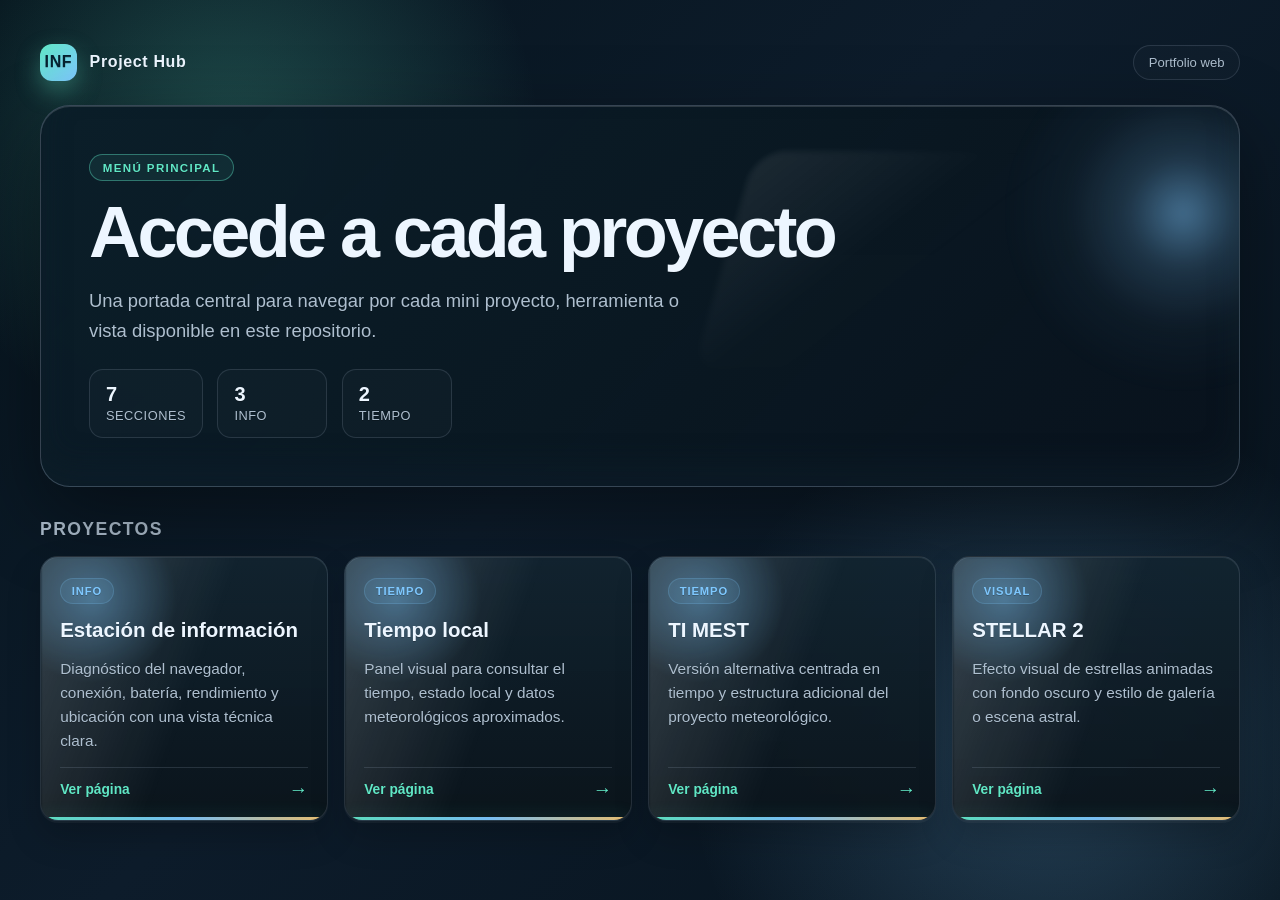
<file: index.html>
<!doctype html>
<html lang="es">
<head>
  <meta charset="utf-8">
  <meta name="viewport" content="width=device-width, initial-scale=1">
  <title>Hub de proyectos</title>
  <style>
    :root {
      --bg: #07131d;
      --bg-2: #0d1d2c;
      --panel: rgba(14, 29, 41, 0.88);
      --panel-strong: rgba(17, 35, 48, 0.96);
      --line: rgba(159, 177, 197, 0.18);
      --line-strong: rgba(159, 177, 197, 0.32);
      --text: #edf6ff;
      --muted: #aebfcf;
      --primary: #60e7c5;
      --primary-2: #7ec8ff;
      --gold: #f7c873;
      --shadow: rgba(0, 0, 0, 0.38);
      --ambient-x: 18%;
      --ambient-y: 16%;
      --card-glow-x: 16%;
      --card-glow-y: 12%;
      --card-tilt: 120deg;
    }

    * { box-sizing: border-box; }

    html {
      scroll-behavior: smooth;
    }

    body {
      margin: 0;
      min-height: 100vh;
      overflow-x: hidden;
      font-family: Inter, "Segoe UI", Roboto, Helvetica, Arial, sans-serif;
      color: var(--text);
      background:
        radial-gradient(circle at var(--ambient-x) var(--ambient-y), rgba(96, 231, 197, 0.26), transparent 24%),
        radial-gradient(circle at calc(100% - var(--ambient-x)) calc(100% - var(--ambient-y)), rgba(126, 200, 255, 0.24), transparent 28%),
        linear-gradient(135deg, #06141d 0%, #0d1c2b 46%, #07131d 100%);
      transition: background-position 0.35s ease;
      text-shadow: 0 1px 0 rgba(0,0,0,0.2);
    }

    a { color: inherit; text-decoration: none; }

    .shell {
      width: min(1200px, calc(100% - 2rem));
      margin: 0 auto;
      padding: 2rem 0 4rem;
    }

    .topbar {
      display: flex;
      align-items: center;
      justify-content: space-between;
      gap: 1rem;
      padding: 0.75rem 0 1.5rem;
    }

    .brand {
      display: inline-flex;
      align-items: center;
      gap: 0.8rem;
      font-weight: 700;
      letter-spacing: 0.04em;
      color: var(--text);
    }

    .brand-mark {
      width: 2.3rem;
      height: 2.3rem;
      display: grid;
      place-items: center;
      border-radius: 12px;
      background: linear-gradient(135deg, var(--primary), var(--primary-2));
      color: #062230;
      font-weight: 800;
      box-shadow: 0 10px 24px rgba(96, 231, 197, 0.35);
    }

    .pill {
      display: inline-flex;
      align-items: center;
      gap: 0.5rem;
      padding: 0.55rem 0.9rem;
      border-radius: 999px;
      border: 1px solid var(--line);
      background: rgba(255,255,255,0.02);
      color: var(--muted);
      font-size: 0.82rem;
    }

    .hero {
      position: relative;
      overflow: hidden;
      border: 1px solid rgba(159, 177, 197, 0.3);
      border-radius: 30px;
      background:
        linear-gradient(135deg, rgba(11, 30, 41, 0.98), rgba(9, 18, 28, 0.94));
      box-shadow:
        0 28px 80px rgba(0, 0, 0, 0.42),
        inset 0 1px 0 rgba(255,255,255,0.14),
        inset 0 -20px 30px rgba(15, 33, 46, 0.4);
      padding: clamp(1.5rem, 4vw, 3rem);
      margin-bottom: 2rem;
      isolation: isolate;
    }

    .hero::before {
      content: "";
      position: absolute;
      inset: -18% -10% auto auto;
      width: 22rem;
      height: 22rem;
      border-radius: 50%;
      background: radial-gradient(circle, rgba(126,200,255,0.5) 0%, rgba(126,200,255,0.18) 22%, rgba(126,200,255,0.04) 46%, transparent 72%);
      pointer-events: none;
      filter: blur(8px);
      opacity: 1;
    }

    .hero::after {
      content: "";
      position: absolute;
      inset: 12% 8% auto auto;
      width: 35%;
      height: 58%;
      border-radius: 30px;
      background: linear-gradient(135deg, rgba(255,255,255,0.28), rgba(255,255,255,0.02), transparent 75%);
      transform: skewX(-16deg);
      opacity: 0.28;
      pointer-events: none;
      filter: blur(3px);
    }

    .hero-inner {
      position: relative;
      z-index: 1;
      max-width: 750px;
    }

    .eyebrow {
      display: inline-block;
      margin-bottom: 0.85rem;
      padding: 0.42rem 0.8rem;
      border: 1px solid rgba(96, 231, 197, 0.4);
      background: rgba(96, 231, 197, 0.08);
      color: var(--primary);
      border-radius: 999px;
      font-size: 0.72rem;
      letter-spacing: 0.12em;
      text-transform: uppercase;
      font-weight: 700;
    }

    h1 {
      margin: 0;
      line-height: 1.05;
      font-size: clamp(2.2rem, 6vw, 4.5rem);
      letter-spacing: -0.05em;
    }

    .subtitle {
      margin: 1rem 0 0;
      color: var(--muted);
      font-size: clamp(1rem, 1.8vw, 1.15rem);
      line-height: 1.6;
      max-width: 60ch;
    }

    .stats {
      display: flex;
      flex-wrap: wrap;
      gap: 0.9rem;
      margin-top: 1.5rem;
    }

    .stat {
      min-width: 110px;
      padding: 0.8rem 1rem;
      border: 1px solid var(--line);
      border-radius: 14px;
      background: rgba(255,255,255,0.018);
    }

    .stat strong {
      display: block;
      font-size: 1.25rem;
      font-weight: 800;
      color: var(--text);
    }

    .stat span {
      color: var(--muted);
      font-size: 0.8rem;
      letter-spacing: 0.04em;
      text-transform: uppercase;
    }

    .section-head {
      display: flex;
      align-items: center;
      justify-content: space-between;
      gap: 1rem;
      margin: 2rem 0 1rem;
    }

    body {
      transition: background 0.45s ease;
    }

    .section-title {
      margin: 0;
      font-size: 1.1rem;
      letter-spacing: 0.08em;
      text-transform: uppercase;
      color: var(--muted);
      font-weight: 700;
    }

    .grid {
      display: grid;
      grid-template-columns: repeat(auto-fit, minmax(260px, 1fr));
      gap: 1rem;
    }

    .card {
      position: relative;
      display: flex;
      flex-direction: column;
      gap: 0.9rem;
      padding: 1.3rem 1.2rem;
      border: 1px solid rgba(159, 177, 197, 0.18);
      border-radius: 18px;
      background: linear-gradient(180deg, rgba(18, 36, 48, 0.9), rgba(11, 20, 27, 0.96));
      box-shadow:
        0 16px 34px rgba(0,0,0,0.2),
        0 2px 0 rgba(255,255,255,0.05),
        inset 0 1px 0 rgba(255,255,255,0.08);
      transition: transform 0.18s ease, border-color 0.18s ease, box-shadow 0.18s ease;
      overflow: hidden;
      isolation: isolate;
    }

    .card::before {
      content: "";
      position: absolute;
      inset: 0;
      background:
        radial-gradient(circle at var(--card-glow-x) var(--card-glow-y), rgba(126, 200, 255, 0.42), transparent 26%),
        linear-gradient(var(--card-tilt), rgba(255,255,255,0.18), transparent 54%);
      opacity: 0.9;
      pointer-events: none;
      z-index: -1;
      filter: blur(1px);
    }

    .card::after {
      content: "";
      position: absolute;
      inset: auto 0 0 0;
      height: 3px;
      background: linear-gradient(90deg, var(--primary), var(--primary-2), var(--gold));
      opacity: 0.95;
      pointer-events: none;
      box-shadow: 0 0 18px rgba(96, 231, 197, 0.35);
    }

    .card:hover {
      transform: translateY(-5px);
      border-color: rgba(126, 200, 255, 0.4);
      box-shadow:
        0 24px 52px rgba(0,0,0,0.24),
        0 0 28px rgba(126,200,255,0.12),
        inset 0 1px 0 rgba(255,255,255,0.12);
    }

    .tag {
      display: inline-flex;
      align-self: flex-start;
      padding: 0.38rem 0.66rem;
      border-radius: 999px;
      background: rgba(126, 200, 255, 0.1);
      border: 1px solid rgba(126, 200, 255, 0.2);
      color: var(--primary-2);
      font-size: 0.7rem;
      font-weight: 800;
      text-transform: uppercase;
      letter-spacing: 0.08em;
    }

    .card h2 {
      margin: 0;
      font-size: 1.28rem;
      line-height: 1.2;
    }

    .card p {
      margin: 0;
      color: var(--muted);
      line-height: 1.55;
      font-size: 0.96rem;
    }

    .card footer {
      margin-top: auto;
      display: flex;
      align-items: center;
      justify-content: space-between;
      gap: 0.75rem;
      padding-top: 0.75rem;
      border-top: 1px solid var(--line);
      color: var(--primary);
      font-weight: 700;
      font-size: 0.86rem;
    }

    .arrow {
      font-size: 1.2rem;
      line-height: 1;
    }

    @media (max-width: 900px) {
      .grid {
        grid-template-columns: repeat(2, minmax(0, 1fr));
      }
    }

    @media (orientation: landscape) and (max-height: 520px) {
      :root {
        --ambient-x: 28%;
        --ambient-y: 26%;
        --card-glow-x: 72%;
        --card-glow-y: 20%;
        --card-tilt: 155deg;
      }
    }

    @media (max-width: 640px) {
      :root {
        --ambient-x: 16%;
        --ambient-y: 14%;
        --card-glow-x: 18%;
        --card-glow-y: 14%;
        --card-tilt: 105deg;
      }

      .shell {
        width: min(100% - 0.75rem, 1200px);
        padding-top: 0.75rem;
        padding-bottom: 2.5rem;
      }

      .topbar {
        flex-direction: column;
        align-items: flex-start;
        gap: 0.7rem;
        padding-bottom: 1rem;
      }

      .brand {
        font-size: 0.9rem;
      }

      .brand-mark {
        width: 2rem;
        height: 2rem;
        border-radius: 10px;
      }

      .pill {
        font-size: 0.74rem;
        padding: 0.45rem 0.7rem;
      }

      .hero {
        border-radius: 20px;
        padding: 1rem 0.9rem 1.1rem;
        margin-bottom: 1.2rem;
      }

      .hero::before {
        width: 12rem;
        height: 12rem;
        top: -10%;
        right: -2%;
      }

      .hero::after {
        width: 42%;
        height: 52%;
        right: 0.4rem;
        top: 0.8rem;
      }

      .eyebrow {
        margin-bottom: 0.7rem;
        padding: 0.32rem 0.65rem;
        font-size: 0.64rem;
        letter-spacing: 0.08em;
      }

      h1 {
        font-size: clamp(1.9rem, 12vw, 2.5rem);
        line-height: 1.1;
      }

      .subtitle {
        margin-top: 0.7rem;
        font-size: 0.96rem;
        line-height: 1.5;
      }

      .stats {
        display: grid;
        grid-template-columns: repeat(3, minmax(0, 1fr));
        gap: 0.6rem;
        margin-top: 1rem;
      }

      .stat {
        min-width: 0;
        padding: 0.7rem 0.55rem;
      }

      .stat strong {
        font-size: 1.05rem;
      }

      .stat span {
        font-size: 0.65rem;
      }

      .section-head {
        margin: 1.2rem 0 0.7rem;
      }

      .section-title {
        font-size: 0.78rem;
        letter-spacing: 0.12em;
      }

      .grid {
        grid-template-columns: 1fr;
        gap: 0.8rem;
      }

      .card {
        gap: 0.65rem;
        padding: 0.9rem 0.9rem 0.8rem;
        border-radius: 16px;
      }

      .tag {
        padding: 0.3rem 0.5rem;
        font-size: 0.62rem;
      }

      .card h2 {
        font-size: 1.08rem;
      }

      .card p {
        font-size: 0.88rem;
        line-height: 1.45;
      }

      .card footer {
        padding-top: 0.55rem;
        font-size: 0.78rem;
      }
    }
  </style>
</head>
<body>
  <div class="shell">
    <header class="topbar">
      <div class="brand">
        <span class="brand-mark">INF</span>
        <span>Project Hub</span>
      </div>
      <div class="pill">Portfolio web</div>
    </header>

    <section class="hero">
      <div class="hero-inner">
        <div class="eyebrow">Menú principal</div>
        <h1>Accede a cada proyecto</h1>
        <p class="subtitle">Una portada central para navegar por cada mini proyecto, herramienta o vista disponible en este repositorio.</p>

        <div class="stats" aria-label="Resumen">
          <div class="stat">
            <strong>7</strong>
            <span>Secciones</span>
          </div>
          <div class="stat">
            <strong>3</strong>
            <span>Info</span>
          </div>
          <div class="stat">
            <strong>2</strong>
            <span>Tiempo</span>
          </div>
        </div>
      </div>
    </section>

    <div class="section-head">
      <h2 class="section-title">Proyectos</h2>
    </div>

    <section class="grid" aria-label="Listado de proyectos">
      <a class="card" href="INFO_TEST_PAGES/inf1.html">
        <span class="tag">Info</span>
        <h2>Estación de información</h2>
        <p>Diagnóstico del navegador, conexión, batería, rendimiento y ubicación con una vista técnica clara.</p>
        <footer>
          <span>Ver página</span>
          <span class="arrow">→</span>
        </footer>
      </a>

      <a class="card" href="TIEMPROJECT/tiempo.html">
        <span class="tag">Tiempo</span>
        <h2>Tiempo local</h2>
        <p>Panel visual para consultar el tiempo, estado local y datos meteorológicos aproximados.</p>
        <footer>
          <span>Ver página</span>
          <span class="arrow">→</span>
        </footer>
      </a>

      <a class="card" href="TIMEST/index.html">
        <span class="tag">Tiempo</span>
        <h2>TI MEST</h2>
        <p>Versión alternativa centrada en tiempo y estructura adicional del proyecto meteorológico.</p>
        <footer>
          <span>Ver página</span>
          <span class="arrow">→</span>
        </footer>
      </a>

      <a class="card" href="stellar2.html">
        <span class="tag">Visual</span>
        <h2>STELLAR 2</h2>
        <p>Efecto visual de estrellas animadas con fondo oscuro y estilo de galería o escena astral.</p>
        <footer>
          <span>Ver página</span>
          <span class="arrow">→</span>
        </footer>
      </a>
    </section>
  </div>

  <script>
    const root = document.documentElement;
    const clamp = (value, min, max) => Math.min(Math.max(value, min), max);
    const isTouchDevice = window.matchMedia('(pointer: coarse)').matches || 'ontouchstart' in window;
    const motionState = { x: 0, y: 0 };

    function updateMotionVisuals(x, y) {
      const targetX = clamp(x, -1, 1);
      const targetY = clamp(y, -1, 1);
      const smoothing = isTouchDevice ? 0.08 : 0.18;
      motionState.x += (targetX - motionState.x) * smoothing;
      motionState.y += (targetY - motionState.y) * smoothing;

      const intensity = isTouchDevice ? 0.38 : 1;
      const ambientX = clamp(18 + motionState.x * 14 * intensity, 10, 34);
      const ambientY = clamp(16 + motionState.y * 12 * intensity, 10, 30);
      const glowX = clamp(18 + motionState.x * 18 * intensity, 10, 70);
      const glowY = clamp(16 + motionState.y * 16 * intensity, 10, 38);
      const tilt = 110 + motionState.x * 26 * intensity;

      root.style.setProperty('--ambient-x', `${ambientX}%`);
      root.style.setProperty('--ambient-y', `${ambientY}%`);
      root.style.setProperty('--card-glow-x', `${glowX}%`);
      root.style.setProperty('--card-glow-y', `${glowY}%`);
      root.style.setProperty('--card-tilt', `${tilt}deg`);
    }

    function handleOrientation(event) {
      const gamma = clamp((Number(event.gamma || 0) / 30), -1, 1);
      const beta = clamp((Number(event.beta || 0) / 35), -1, 1);
      updateMotionVisuals(gamma * 0.6, -beta * 0.5);
    }

    function handlePointerMove(event) {
      const x = clamp(((event.clientX / window.innerWidth) - 0.5) * 2, -1, 1);
      const y = clamp(((event.clientY / window.innerHeight) - 0.5) * 2, -1, 1);
      updateMotionVisuals(x, -y);
    }

    if (window.DeviceOrientationEvent && isTouchDevice) {
      window.addEventListener('deviceorientation', handleOrientation, { passive: true });
    }

    if (!isTouchDevice) {
      window.addEventListener('pointermove', handlePointerMove, { passive: true });
    }

    window.addEventListener('orientationchange', () => {
      const isLandscape = window.matchMedia('(orientation: landscape)').matches;
      updateMotionVisuals(isLandscape ? 0.35 : -0.1, isLandscape ? -0.2 : 0.12);
    });

    updateMotionVisuals(0, 0);
  </script>
</body>
</html>
</file>
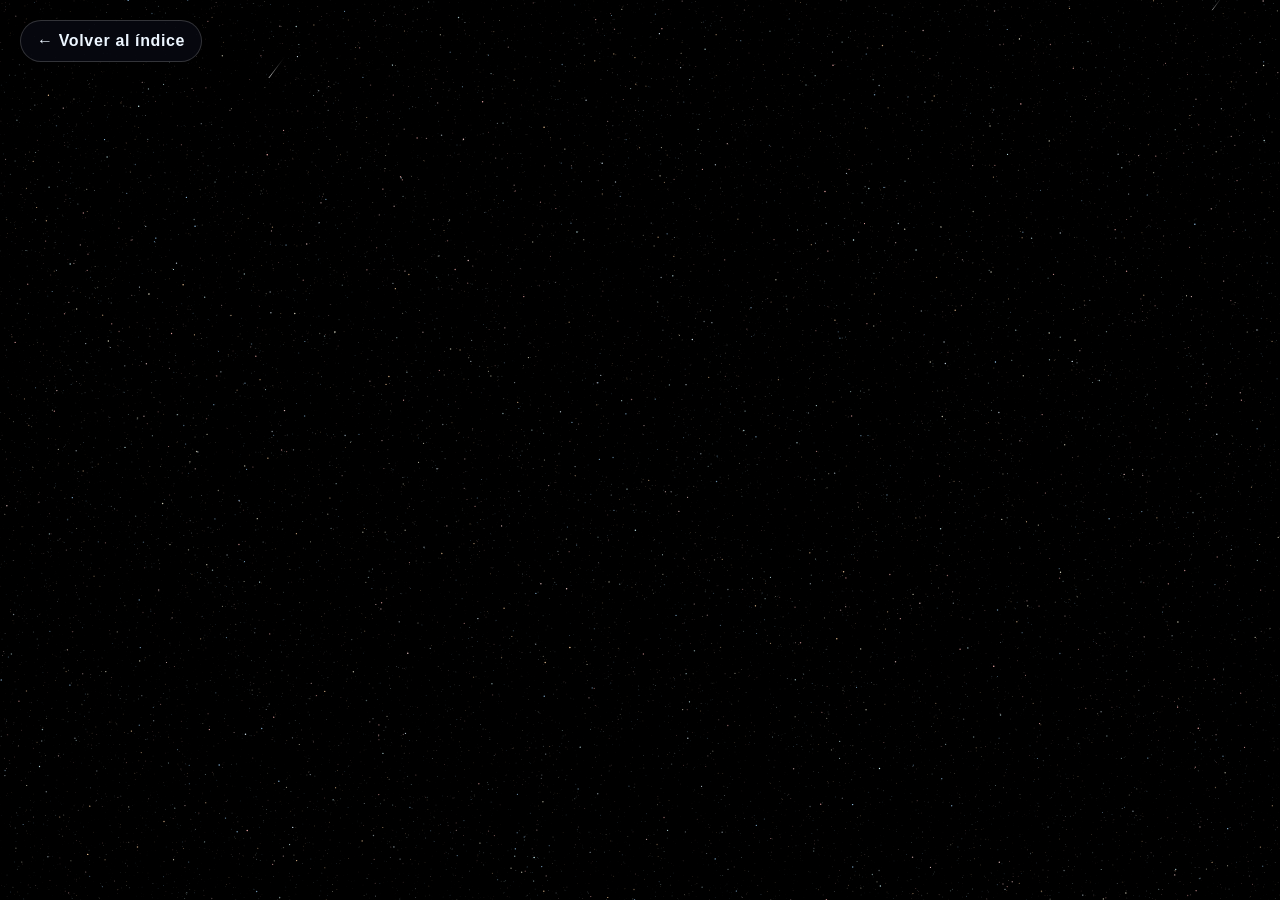
<file: STELLAR2/index.html>
<!doctype html>
<html lang="es">

<head>
  <meta charset="UTF-8" />
  <meta name="viewport" content="width=device-width, initial-scale=1.0">
  <title>STELLAR 2 — Efecto estelar</title>
  <style>
    html, body {
      margin: 0;
      padding: 0;
      width: 100%;
      height: 100%;
      overflow: hidden;
      background: #000;
      font-family: Inter, "Segoe UI", sans-serif;
    }

    body {
      display: flex;
      align-items: center;
      justify-content: center;
      background: radial-gradient(circle at top, rgba(148, 163, 255, 0.18), transparent 35%), #000;
    }

    .home-link {
      position: fixed;
      top: 20px;
      left: 20px;
      z-index: 3;
      display: inline-flex;
      align-items: center;
      gap: 0.5rem;
      padding: 0.7rem 1rem;
      border-radius: 999px;
      border: 1px solid rgba(255,255,255,0.18);
      background: rgba(11, 13, 24, 0.6);
      color: #edf6ff;
      text-decoration: none;
      font-weight: 700;
      letter-spacing: 0.04em;
      backdrop-filter: blur(10px);
      box-shadow: 0 10px 30px rgba(0,0,0,0.28);
    }

    .home-link:hover {
      border-color: rgba(126, 200, 255, 0.5);
      color: #bfe7ff;
    }
  </style>
</head>

<body>
  <a class="home-link" href="../index.html">← Volver al índice</a>
  <script src="assets/js/stars.js"></script>
</body>

</html>
</file>
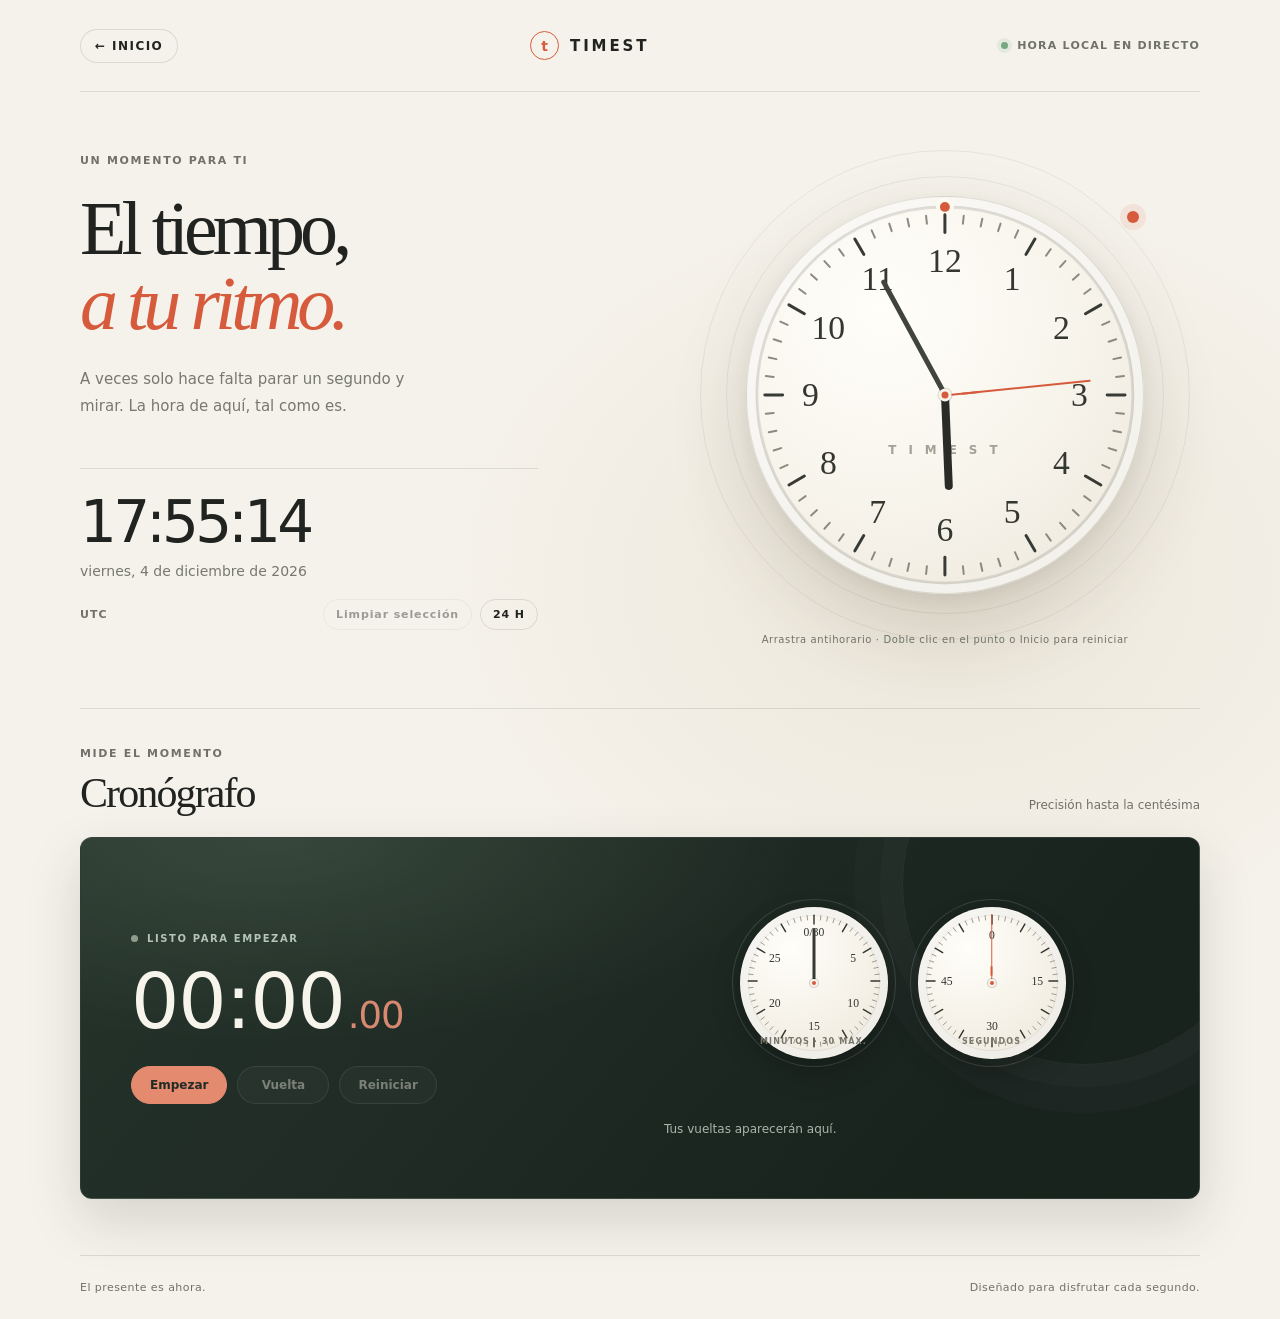
<file: TIMEST/index.html>
<!DOCTYPE html>
<html lang="es">
<head>
  <meta charset="UTF-8">
  <meta name="viewport" content="width=device-width, initial-scale=1">
  <meta name="theme-color" content="#f5f2eb">
  <meta name="description" content="Reloj analógico interactivo con la hora local en tiempo real y un cronógrafo de 30 minutos.">
  <title>Timest — El tiempo, a tu ritmo</title>
  <style>
    :root {
      color-scheme: light;
      font-family: Inter, ui-sans-serif, system-ui, -apple-system, BlinkMacSystemFont, "Segoe UI", sans-serif;
      font-synthesis: none;
      text-rendering: optimizeLegibility;
      -webkit-font-smoothing: antialiased;
      --ink: #20231f;
      --muted: #707169;
      --paper: #f5f2eb;
      --accent: #d65b3d;
      --line: rgba(32, 35, 31, .12);
      --deep: #202b25;
    }

    * { box-sizing: border-box; }

    body {
      min-height: 100vh;
      margin: 0;
      color: var(--ink);
      overflow-x: hidden;
      overscroll-behavior-y: contain;
      background:
        radial-gradient(ellipse at 74% 44%, rgba(226, 218, 198, .48), transparent 38%),
        var(--paper);
    }

    button { font: inherit; }

    .page-shell {
      width: min(1120px, calc(100% - 64px));
      min-height: 100vh;
      margin: 0 auto;
      display: flex;
      flex-direction: column;
    }

    .topbar {
      height: 92px;
      display: flex;
      align-items: center;
      justify-content: space-between;
      gap: 12px;
      border-bottom: 1px solid var(--line);
    }

    .back-link {
      display: inline-flex;
      align-items: center;
      gap: 8px;
      padding: 9px 14px;
      border: 1px solid var(--line);
      border-radius: 999px;
      background: rgba(255,255,255,0.02);
      color: var(--ink);
      text-decoration: none;
      font-size: 12px;
      font-weight: 700;
      letter-spacing: 0.12em;
      text-transform: uppercase;
    }

    .brand {
      display: flex;
      align-items: center;
      gap: 11px;
      font-size: 15px;
      font-weight: 760;
      letter-spacing: .19em;
    }

    .brand-mark {
      width: 29px;
      height: 29px;
      display: grid;
      place-items: center;
      border: 1.5px solid var(--accent);
      border-radius: 50%;
      color: var(--accent);
      font-size: 14px;
      letter-spacing: 0;
    }

    .top-note, .eyebrow, .timezone {
      color: var(--muted);
      font-size: 11px;
      font-weight: 650;
      letter-spacing: .15em;
      text-transform: uppercase;
    }

    .top-note {
      display: flex;
      align-items: center;
      gap: 9px;
      letter-spacing: .11em;
    }

    .live-dot {
      width: 7px;
      height: 7px;
      border-radius: 50%;
      background: #76a783;
      box-shadow: 0 0 0 4px rgba(118, 167, 131, .13);
    }

    main {
      flex: 1;
      display: grid;
      grid-template-columns: .9fr 1.1fr;
      align-items: center;
      gap: clamp(36px, 8vw, 110px);
      padding: 48px 0 58px;
    }

    .intro { padding-bottom: 6px; }

    .eyebrow { margin: 0 0 24px; }

    h1 {
      max-width: 440px;
      margin: 0;
      font-family: Georgia, "Times New Roman", serif;
      font-size: clamp(48px, 6vw, 76px);
      font-weight: 400;
      letter-spacing: -.065em;
      line-height: .99;
    }

    h1 em {
      color: var(--accent);
      font-weight: 400;
    }

    .intro-copy {
      max-width: 350px;
      margin: 25px 0 0;
      color: #77786f;
      font-size: 15px;
      line-height: 1.75;
    }

    .time-readout {
      margin-top: 49px;
      padding-top: 24px;
      border-top: 1px solid var(--line);
    }

    .digital-time {
      display: block;
      font-size: clamp(39px, 5vw, 58px);
      font-variant-numeric: tabular-nums;
      font-weight: 480;
      letter-spacing: -.065em;
      line-height: 1;
    }

    .date-line {
      margin: 12px 0 0;
      color: #77786f;
      font-size: 14px;
    }

    .readout-bottom {
      display: flex;
      align-items: center;
      justify-content: flex-start;
      gap: 16px;
      margin-top: 20px;
    }

    .timezone { letter-spacing: .09em; }

    .readout-actions {
      display: flex;
      align-items: center;
      gap: 8px;
      margin-left: auto;
    }

    .format-button, .live-time-button {
      padding: 8px 12px;
      border: 1px solid var(--line);
      border-radius: 999px;
      color: var(--ink);
      background: transparent;
      cursor: pointer;
      font-size: 11px;
      font-weight: 700;
      letter-spacing: .08em;
      transition: border-color .2s, color .2s, background .2s;
      -webkit-tap-highlight-color: transparent;
      touch-action: manipulation;
    }

    .format-button:hover, .live-time-button:hover:not(:disabled) {
      border-color: var(--accent);
      color: var(--accent);
    }

    .live-time-button:disabled {
      cursor: default;
      opacity: .42;
    }

    .format-button:focus-visible, .live-time-button:focus-visible {
      outline: 3px solid rgba(214, 91, 61, .32);
      outline-offset: 3px;
    }

    .clock-interaction {
      position: absolute;
      z-index: 1;
      bottom: 1%;
      color: var(--muted);
      font-size: 10px;
      letter-spacing: .06em;
      text-align: center;
    }

    .clock-stage {
      position: relative;
      display: grid;
      place-items: center;
      width: min(100%, 510px);
      aspect-ratio: 1;
      justify-self: end;
    }

    .clock-stage::before, .clock-stage::after {
      position: absolute;
      content: "";
      border: 1px solid rgba(32, 35, 31, .07);
      border-radius: 50%;
    }

    .clock-stage::before { inset: 2%; }
    .clock-stage::after { inset: 7%; }

    .clock-face {
      position: relative;
      z-index: 1;
      width: 78%;
      height: 78%;
      overflow: visible;
      border: 1px solid rgba(32, 35, 31, .12);
      border-radius: 50%;
      background:
        radial-gradient(circle at 34% 28%, #fffef9 0, #f8f5ed 46%, #ebe6da 100%);
      box-shadow:
        0 34px 80px rgba(57, 48, 34, .16),
        0 5px 16px rgba(57, 48, 34, .06),
        inset 0 0 0 9px rgba(255, 255, 255, .46),
        inset 0 0 0 10px rgba(32, 35, 31, .035);
      cursor: grab;
      touch-action: none;
      user-select: none;
    }

    .clock-face.is-dragging { cursor: grabbing; }

    .clock-face:focus-visible {
      outline: 3px solid rgba(214, 91, 61, .45);
      outline-offset: 8px;
    }

    .chronograph {
      padding: 38px 0 56px;
      border-top: 1px solid var(--line);
    }

    .chrono-heading {
      display: flex;
      align-items: end;
      justify-content: space-between;
      gap: 20px;
      margin-bottom: 20px;
    }

    .chrono-heading .eyebrow { margin-bottom: 9px; }

    .chrono-heading h2 {
      margin: 0;
      font-family: Georgia, "Times New Roman", serif;
      font-size: clamp(31px, 4vw, 42px);
      font-weight: 400;
      letter-spacing: -.045em;
    }

    .chrono-hint {
      margin: 0 0 5px;
      color: var(--muted);
      font-size: 12px;
    }

    .chrono-panel {
      position: relative;
      display: grid;
      grid-template-columns: 1fr 1fr;
      align-items: center;
      gap: 32px;
      min-height: 260px;
      overflow: hidden;
      padding: clamp(26px, 5vw, 50px);
      border: 1px solid rgba(255, 255, 255, .1);
      border-radius: 12px;
      color: #f7f4ec;
      background:
        radial-gradient(ellipse at 18% 0%, rgba(126, 153, 125, .22), transparent 40%),
        linear-gradient(130deg, #25332b, #19231e 78%);
      box-shadow: 0 22px 54px rgba(34, 43, 35, .15);
    }

    .chrono-panel::after {
      position: absolute;
      top: -135px;
      right: -65px;
      width: 360px;
      height: 360px;
      border: 1px solid rgba(255, 255, 255, .055);
      border-radius: 50%;
      box-shadow: 0 0 0 22px rgba(255,255,255,.018), 0 0 0 48px rgba(255,255,255,.014);
      content: "";
      pointer-events: none;
    }

    .chrono-main {
      position: relative;
      z-index: 1;
      grid-row: 1 / span 2;
      display: flex;
      flex-direction: column;
      justify-content: center;
    }

    .chrono-status {
      display: flex;
      align-items: center;
      gap: 9px;
      margin: 0 0 20px;
      color: #b6c4b8;
      font-size: 10px;
      font-weight: 700;
      letter-spacing: .16em;
      text-transform: uppercase;
    }

    .chrono-status::before {
      width: 7px;
      height: 7px;
      border-radius: 50%;
      background: #8d9d8b;
      content: "";
    }

    .chrono-panel.is-running .chrono-status::before {
      background: #e78466;
      box-shadow: 0 0 0 4px rgba(231, 132, 102, .16);
    }

    .chrono-display {
      display: flex;
      align-items: baseline;
      gap: 3px;
      font-variant-numeric: tabular-nums;
      letter-spacing: -.065em;
      line-height: 1;
    }

    .chrono-time {
      font-size: clamp(48px, 7vw, 76px);
      font-weight: 420;
    }

    .chrono-hundredths {
      color: #d88970;
      font-size: clamp(25px, 4vw, 37px);
      font-weight: 450;
    }

    .chrono-actions {
      display: flex;
      flex-wrap: wrap;
      gap: 10px;
      margin-top: 26px;
    }

    .chrono-button {
      min-width: 92px;
      padding: 11px 18px;
      border: 1px solid rgba(255, 255, 255, .2);
      border-radius: 999px;
      color: #f7f4ec;
      background: rgba(255, 255, 255, .07);
      cursor: pointer;
      font-size: 12px;
      font-weight: 650;
      transition: transform .2s, background .2s, border-color .2s;
      -webkit-tap-highlight-color: transparent;
      touch-action: manipulation;
    }

    .chrono-button:hover:not(:disabled) {
      transform: translateY(-1px);
      background: rgba(255, 255, 255, .13);
    }

    .chrono-button:focus-visible {
      outline: 3px solid rgba(231, 132, 102, .55);
      outline-offset: 3px;
    }

    .chrono-button:disabled {
      cursor: not-allowed;
      opacity: .42;
    }

    .chrono-button.primary {
      border-color: #e48a6f;
      color: #202b25;
      background: #e48a6f;
    }

    .chrono-button.primary:hover:not(:disabled) { background: #f09a7e; }

    .chrono-side {
      position: relative;
      z-index: 1;
      grid-column: 2;
      grid-row: 1;
      display: flex;
      align-items: center;
      justify-content: center;
      gap: clamp(14px, 3vw, 30px);
      min-height: 190px;
    }

    .chrono-subdial {
      position: relative;
      width: min(148px, 44%);
      aspect-ratio: 1;
      border: 1px solid rgba(255, 255, 255, .24);
      border-radius: 50%;
      background: radial-gradient(circle at 34% 27%, #fffef9, #ece6d9);
      box-shadow:
        0 12px 30px rgba(0, 0, 0, .22),
        inset 0 0 0 7px rgba(255, 255, 255, .48),
        inset 0 0 0 8px rgba(32, 35, 31, .07);
      transition: box-shadow .9s cubic-bezier(.2, .8, .2, 1);
    }

    .chrono-subdial::before {
      position: absolute;
      inset: -9px;
      border: 1px solid rgba(255, 255, 255, .13);
      border-radius: 50%;
      content: "";
    }

    .chrono-dial-name {
      position: absolute;
      right: 0;
      bottom: 8%;
      left: 0;
      color: #77776d;
      font-size: 8px;
      font-weight: 750;
      letter-spacing: .14em;
      text-align: center;
      text-transform: uppercase;
    }

    .chrono-subdial-svg { width: 100%; height: 100%; }
    .chrono-tick { stroke: #918e81; stroke-linecap: round; }
    .chrono-tick.major { stroke: #34372f; }

    .chrono-number {
      fill: #34372f;
      font-family: Georgia, "Times New Roman", serif;
      font-size: 8px;
      text-anchor: middle;
      dominant-baseline: central;
    }

    .chrono-hand {
      position: absolute;
      z-index: 2;
      left: 50%;
      bottom: 50%;
      transform: translateX(-50%) rotate(0deg);
      transform-origin: 50% 100%;
      border-radius: 999px;
    }

    .chrono-minute-hand, .chrono-second-hand {
      transition: none;
    }

    .chrono-minute-hand {
      width: 3px;
      height: 37%;
      background: #373a34;
    }

    .chrono-second-hand {
      z-index: 3;
      width: 1.5px;
      height: 46%;
      background: var(--accent);
    }

    .chrono-second-hand::after {
      position: absolute;
      top: 76%;
      left: 50%;
      width: 1.5px;
      height: 10px;
      border-radius: 2px;
      background: var(--accent);
      content: "";
      transform: translateX(-50%);
    }

    .chrono-pin {
      position: absolute;
      z-index: 4;
      top: 50%;
      left: 50%;
      width: 8px;
      height: 8px;
      border: 2px solid #f7f3e9;
      border-radius: 50%;
      background: var(--accent);
      box-shadow: 0 0 0 1px rgba(32, 35, 31, .2);
      transform: translate(-50%, -50%);
    }

    .chrono-panel.is-resetting .chrono-minute-hand,
    .chrono-panel.is-resetting .chrono-second-hand {
      transition: transform 900ms cubic-bezier(.16, 1, .3, 1);
    }

    .chrono-panel.is-resetting .chrono-subdial {
      box-shadow:
        0 0 0 6px rgba(228, 138, 111, .14),
        0 12px 30px rgba(0, 0, 0, .22),
        inset 0 0 0 7px rgba(255, 255, 255, .48),
        inset 0 0 0 8px rgba(32, 35, 31, .07);
    }

    .lap-list {
      grid-column: 2;
      grid-row: 2;
      display: grid;
      align-content: start;
      gap: 0;
      width: 100%;
      max-height: 185px;
      overflow-y: auto;
      padding: 0 8px;
      scrollbar-color: rgba(255,255,255,.25) transparent;
      scrollbar-width: thin;
    }

    .lap-row {
      display: grid;
      grid-template-columns: 1fr 1fr;
      gap: 16px;
      padding: 11px 0;
      border-bottom: 1px solid rgba(255,255,255,.11);
      color: #d9dfd8;
      font-size: 12px;
      font-variant-numeric: tabular-nums;
    }

    .lap-row:first-child { color: #f1a187; }
    .lap-row span:last-child { text-align: right; }
    .lap-empty { color: #aab7aa; font-size: 12px; }

    .clock-svg { width: 100%; height: 100%; overflow: visible; }
    .selection-track {
      fill: none;
      stroke: rgba(32, 35, 31, .12);
      stroke-width: 1.5;
    }

    .selection-ring {
      fill: none;
      stroke: var(--accent);
      stroke-dasharray: 1000;
      stroke-dashoffset: 1000;
      stroke-linecap: round;
      stroke-width: 2.5;
    }

    .selection-marker {
      fill: var(--accent);
      stroke: #fffaf0;
      stroke-width: 2;
      cursor: pointer;
    }

    .selection-hit-target {
      fill: transparent;
      pointer-events: all;
      cursor: pointer;
    }

    .clock-face.is-resetting-selection .selection-ring {
      transition: stroke-dashoffset .65s cubic-bezier(.16, 1, .3, 1);
    }

    .clock-face.is-resetting-selection .selection-marker {
      transition:
        cx .65s cubic-bezier(.16, 1, .3, 1),
        cy .65s cubic-bezier(.16, 1, .3, 1);
    }

    .tick { stroke: #8c8a7e; stroke-linecap: round; }
    .tick.major { stroke: #383b35; }
    .hour-number {
      fill: #34372f;
      font-family: Georgia, "Times New Roman", serif;
      font-size: 17px;
      text-anchor: middle;
      dominant-baseline: central;
    }
    .dial-label {
      fill: #a3a094;
      font-family: inherit;
      font-size: 6px;
      font-weight: 700;
      letter-spacing: 2px;
      text-anchor: middle;
    }

    .hand {
      position: absolute;
      z-index: 2;
      left: 50%;
      bottom: 50%;
      transform: translateX(-50%) rotate(0deg);
      transform-origin: 50% 100%;
      border-radius: 999px;
    }

    .hour-hand {
      width: 8px;
      height: 24%;
      background: #282b26;
    }

    .minute-hand {
      width: 5px;
      height: 33%;
      background: #41443d;
    }

    .second-hand {
      z-index: 3;
      width: 2px;
      height: 37%;
      background: var(--accent);
    }

    .second-hand::after {
      position: absolute;
      top: 76%;
      left: 50%;
      width: 2px;
      height: 19px;
      border-radius: 2px;
      background: var(--accent);
      content: "";
      transform: translateX(-50%);
    }

    .pin {
      position: absolute;
      z-index: 4;
      top: 50%;
      left: 50%;
      width: 13px;
      height: 13px;
      border: 3px solid #f7f3e9;
      border-radius: 50%;
      background: var(--accent);
      box-shadow: 0 0 0 1px rgba(32, 35, 31, .15);
      transform: translate(-50%, -50%);
    }

    .orbit-dot {
      position: absolute;
      z-index: 2;
      top: 14%;
      right: 12%;
      width: 12px;
      height: 12px;
      border-radius: 50%;
      background: var(--accent);
      box-shadow: 0 0 0 7px rgba(214, 91, 61, .1);
    }

    footer {
      margin-top: auto;
      min-height: 64px;
      display: flex;
      align-items: center;
      justify-content: space-between;
      gap: 20px;
      border-top: 1px solid var(--line);
      color: var(--muted);
      font-size: 11px;
      letter-spacing: .04em;
    }

    footer span:last-child { text-align: right; }

    @media (max-width: 760px) {
      .page-shell { width: min(100% - 32px, 540px); }
      .topbar {
        height: auto;
        min-height: 72px;
        padding: 16px 0 0;
        flex-wrap: wrap;
      }
      .brand, .top-note { flex: 1 1 auto; }
      .top-note { justify-content: flex-end; font-size: 9px; }
      main {
        grid-template-columns: 1fr;
        gap: 28px;
        padding: 34px 0 26px;
      }
      .intro { order: 2; }
      .clock-stage {
        order: 1;
        width: min(100%, 430px);
        justify-self: center;
        margin-top: -10px;
      }
      .eyebrow { margin-bottom: 18px; }
      h1 { max-width: 500px; font-size: clamp(46px, 12vw, 66px); }
      .intro-copy { margin-top: 17px; font-size: 14px; }
      .time-readout { margin-top: 26px; }
      .chronograph { padding: 28px 0 38px; }
      .chrono-panel {
        grid-template-columns: 1fr;
        gap: 18px;
        min-height: 0;
        padding: 22px 16px 18px;
      }
      .chrono-main, .chrono-side, .lap-list { grid-column: 1; grid-row: auto; }
      .chrono-main { padding-right: 0; }
      .chrono-side {
        min-height: 150px;
        gap: 12px;
        justify-content: flex-start;
      }
      .chrono-subdial { width: min(140px, 42%); }
      .chrono-actions { margin-top: 20px; }
      .chrono-button {
        min-width: 88px;
        padding: 10px 14px;
      }
      .lap-list { max-height: 150px; padding: 0 2px; }
      .lap-row {
        gap: 10px;
        padding: 10px 0;
        font-size: 11px;
      }
    }

    @media (max-width: 420px) {
      .page-shell { width: calc(100% - 28px); }
      .brand { letter-spacing: .12em; font-size: 12px; }
      .back-link {
        padding: 8px 10px;
        letter-spacing: .08em;
      }
      .top-note { letter-spacing: .04em; }
      .clock-stage { width: 100%; }
      .readout-bottom {
        flex-direction: column;
        align-items: flex-start;
        gap: 12px;
      }
      .readout-actions {
        width: 100%;
        justify-content: flex-start;
      }
      .chrono-display { gap: 2px; }
      footer { font-size: 10px; }
    }

    @media (prefers-reduced-motion: reduce) {
      *, *::before, *::after {
        scroll-behavior: auto !important;
        transition-duration: .01ms !important;
      }
    }
  </style>
</head>
<body>
  <div class="page-shell">
    <header class="topbar">
      <a class="back-link" href="../index.html">← Inicio</a>
      <div class="brand"><span class="brand-mark" aria-hidden="true">t</span> TIMEST</div>
      <div class="top-note"><span class="live-dot" aria-hidden="true"></span> Hora local en directo</div>
    </header>

    <main>
      <section class="intro" aria-labelledby="page-title">
        <p class="eyebrow">Un momento para ti</p>
        <h1 id="page-title">El tiempo,<br><em>a tu ritmo.</em></h1>
        <p class="intro-copy">A veces solo hace falta parar un segundo y mirar. La hora de aquí, tal como es.</p>

        <div class="time-readout" aria-label="Hora local">
          <time class="digital-time" id="digital-time" aria-live="off" datetime="">--:--:--</time>
          <p class="date-line" id="date-line">Cargando fecha…</p>
          <div class="readout-bottom">
            <span class="timezone" id="timezone">Hora local</span>
            <div class="readout-actions">
              <button class="live-time-button" id="live-time-button" type="button" disabled>Limpiar selección</button>
              <button class="format-button" id="format-button" type="button" aria-label="Cambiar a formato de 12 horas">24 H</button>
            </div>
          </div>
        </div>
      </section>

      <div class="clock-stage">
        <span class="orbit-dot" aria-hidden="true"></span>
        <div class="clock-face" id="clock-face" role="group" tabindex="0"
          aria-label="Reloj interactivo. Arrastra en sentido antihorario para mover solo el indicador del anillo."
          aria-describedby="clock-instructions"
          aria-keyshortcuts="ArrowLeft ArrowDown Home">
          <svg class="clock-svg" viewBox="0 0 200 200" aria-hidden="true">
            <circle class="selection-track" cx="100" cy="100" r="95"></circle>
            <circle class="selection-ring" id="selection-ring" cx="100" cy="100" r="95" pathLength="1000"
              transform="rotate(-90 100 100) translate(0 200) scale(1 -1)"></circle>
            <circle class="selection-marker" id="selection-marker" cx="100" cy="5" r="3.5"></circle>
            <circle class="selection-hit-target" id="selection-hit-target" cx="100" cy="5" r="11">
              <title>Doble clic para reiniciar el indicador</title>
            </circle>
            <g id="ticks"></g>
            <g id="numbers"></g>
            <text class="dial-label" x="100" y="130">T I M E S T</text>
          </svg>
          <span class="hand hour-hand" id="hour-hand"></span>
          <span class="hand minute-hand" id="minute-hand"></span>
          <span class="hand second-hand" id="second-hand"></span>
          <span class="pin"></span>
        </div>
        <span class="clock-interaction" id="clock-instructions">Arrastra antihorario · Doble clic en el punto o Inicio para reiniciar</span>
      </div>
    </main>

    <section class="chronograph" aria-labelledby="chrono-title">
      <div class="chrono-heading">
        <div>
          <p class="eyebrow">Mide el momento</p>
          <h2 id="chrono-title">Cronógrafo</h2>
        </div>
        <p class="chrono-hint">Precisión hasta la centésima</p>
      </div>
      <div class="chrono-panel" id="chrono-panel">
        <div class="chrono-main">
          <p class="chrono-status" id="chrono-status" role="status">Listo para empezar</p>
          <div class="chrono-display" role="timer" aria-label="Cronógrafo" aria-live="off">
            <span class="chrono-time" id="chrono-time">00:00</span>
            <span class="chrono-hundredths" id="chrono-hundredths">.00</span>
          </div>
          <div class="chrono-actions">
            <button class="chrono-button primary" id="chrono-toggle" type="button">Empezar</button>
            <button class="chrono-button" id="chrono-lap" type="button" disabled>Vuelta</button>
            <button class="chrono-button" id="chrono-reset" type="button" disabled>Reiniciar</button>
          </div>
        </div>
        <div class="chrono-side">
          <div class="chrono-subdial" role="img" aria-label="Esfera de minutos, hasta 30 minutos">
            <svg class="chrono-subdial-svg" viewBox="0 0 100 100" aria-hidden="true">
              <g id="chrono-minute-ticks"></g>
              <g id="chrono-minute-numbers"></g>
            </svg>
            <span class="chrono-hand chrono-minute-hand" id="chrono-minute-hand"></span>
            <span class="chrono-pin"></span>
            <span class="chrono-dial-name">Minutos · 30 máx.</span>
          </div>
          <div class="chrono-subdial" role="img" aria-label="Esfera de segundos">
            <svg class="chrono-subdial-svg" viewBox="0 0 100 100" aria-hidden="true">
              <g id="chrono-second-ticks"></g>
              <g id="chrono-second-numbers"></g>
            </svg>
            <span class="chrono-hand chrono-second-hand" id="chrono-second-hand"></span>
            <span class="chrono-pin"></span>
            <span class="chrono-dial-name">Segundos</span>
          </div>
        </div>
        <div class="lap-list" id="lap-list" aria-label="Vueltas registradas">
          <p class="lap-empty" id="lap-empty">Tus vueltas aparecerán aquí.</p>
        </div>
      </div>
    </section>

    <footer>
      <span>El presente es ahora.</span>
      <span>Diseñado para disfrutar cada segundo.</span>
    </footer>
  </div>

  <script>
    const ticks = document.getElementById("ticks");
    const numbers = document.getElementById("numbers");
    const hourHand = document.getElementById("hour-hand");
    const minuteHand = document.getElementById("minute-hand");
    const secondHand = document.getElementById("second-hand");
    const digitalTime = document.getElementById("digital-time");
    const dateLine = document.getElementById("date-line");
    const timezone = document.getElementById("timezone");
    const clockFace = document.getElementById("clock-face");
    const clockSvg = clockFace.querySelector(".clock-svg");
    const selectionRing = document.getElementById("selection-ring");
    const selectionMarker = document.getElementById("selection-marker");
    const selectionHitTarget = document.getElementById("selection-hit-target");
    const formatButton = document.getElementById("format-button");
    const liveTimeButton = document.getElementById("live-time-button");
    const chronoPanel = document.getElementById("chrono-panel");
    const chronoStatus = document.getElementById("chrono-status");
    const chronoToggle = document.getElementById("chrono-toggle");
    const chronoLapButton = document.getElementById("chrono-lap");
    const chronoResetButton = document.getElementById("chrono-reset");
    const chronoTime = document.getElementById("chrono-time");
    const chronoHundredths = document.getElementById("chrono-hundredths");
    const chronoSecondTicks = document.getElementById("chrono-second-ticks");
    const chronoSecondNumbers = document.getElementById("chrono-second-numbers");
    const chronoMinuteTicks = document.getElementById("chrono-minute-ticks");
    const chronoMinuteNumbers = document.getElementById("chrono-minute-numbers");
    const chronoSecondHand = document.getElementById("chrono-second-hand");
    const chronoMinuteHand = document.getElementById("chrono-minute-hand");
    const lapList = document.getElementById("lap-list");
    const lapEmpty = document.getElementById("lap-empty");
    let use24Hour = true;
    let selectionOffsetMs = 0;
    const clockRotationPeriodMs = 12 * 60 * 60 * 1000;
    const selectionRingLength = 1000;
    const digitalFormatters = {
      24: new Intl.DateTimeFormat("es-ES", {
        hour: "2-digit",
        minute: "2-digit",
        second: "2-digit",
        hour12: false
      }),
      12: new Intl.DateTimeFormat("es-ES", {
        hour: "2-digit",
        minute: "2-digit",
        second: "2-digit",
        hour12: true
      })
    };
    const dateFormatter = new Intl.DateTimeFormat("es-ES", {
      weekday: "long",
      day: "numeric",
      month: "long",
      year: "numeric"
    });
    const accessibleTimeFormatter = new Intl.DateTimeFormat("es-ES", {
      hour: "numeric",
      minute: "2-digit"
    });
    let lastFormattedSecond = -1;
    let lastFormattedDate = "";
    let lastAccessibleMinute = "";
    let isDraggingClock = false;
    let lastClockPointerAngle = 0;
    let selectionResetTimeout = 0;
    let chronoRunning = false;
    let chronoStartedAt = 0;
    let chronoElapsed = 0;
    let chronoFrame = 0;
    let previousLapTime = 0;
    let lapCount = 0;
    let resetAnimationTimeout = 0;
    const chronoMaxMilliseconds = 30 * 60 * 1000;

    function buildSubdial(tickContainer, numberContainer) {
      for (let mark = 0; mark < 60; mark += 1) {
        const angle = (mark * 6 - 90) * Math.PI / 180;
        const major = mark % 5 === 0;
        const line = document.createElementNS("http://www.w3.org/2000/svg", "line");
        line.setAttribute("x1", String(50 + Math.cos(angle) * (major ? 39 : 42)));
        line.setAttribute("y1", String(50 + Math.sin(angle) * (major ? 39 : 42)));
        line.setAttribute("x2", String(50 + Math.cos(angle) * 45));
        line.setAttribute("y2", String(50 + Math.sin(angle) * 45));
        line.setAttribute("stroke-width", major ? "1" : ".6");
        line.setAttribute("class", major ? "chrono-tick major" : "chrono-tick");
        tickContainer.appendChild(line);
      }

      const labels = numberContainer === chronoMinuteNumbers
        ? [["0/30", 0], ["5", 5], ["10", 10], ["15", 15], ["20", 20], ["25", 25]]
        : [["0", 0], ["15", 15], ["30", 30], ["45", 45]];
      for (const [label, step] of labels) {
        const angle = ((numberContainer === chronoMinuteNumbers ? step * 12 : step * 6) - 90) * Math.PI / 180;
        const number = document.createElementNS("http://www.w3.org/2000/svg", "text");
        const radius = label === "0/30" ? 33 : 31;
        number.setAttribute("x", String(50 + Math.cos(angle) * radius));
        number.setAttribute("y", String(50 + Math.sin(angle) * radius));
        number.setAttribute("class", "chrono-number");
        if (label === "0/30") number.setAttribute("font-size", "6");
        number.textContent = label;
        numberContainer.appendChild(number);
      }
    }

    buildSubdial(chronoSecondTicks, chronoSecondNumbers);
    buildSubdial(chronoMinuteTicks, chronoMinuteNumbers);

    for (let mark = 0; mark < 60; mark += 1) {
      const angle = (mark * 6 - 90) * Math.PI / 180;
      const major = mark % 5 === 0;
      const outerRadius = 91;
      const innerRadius = major ? 82 : 87;
      const line = document.createElementNS("http://www.w3.org/2000/svg", "line");
      line.setAttribute("x1", String(100 + Math.cos(angle) * innerRadius));
      line.setAttribute("y1", String(100 + Math.sin(angle) * innerRadius));
      line.setAttribute("x2", String(100 + Math.cos(angle) * outerRadius));
      line.setAttribute("y2", String(100 + Math.sin(angle) * outerRadius));
      line.setAttribute("stroke-width", major ? "1.5" : "1");
      line.setAttribute("class", major ? "tick major" : "tick");
      ticks.appendChild(line);
    }

    for (let number = 1; number <= 12; number += 1) {
      const angle = (number * 30 - 90) * Math.PI / 180;
      const label = document.createElementNS("http://www.w3.org/2000/svg", "text");
      label.setAttribute("x", String(100 + Math.cos(angle) * 68));
      label.setAttribute("y", String(100 + Math.sin(angle) * 68));
      label.setAttribute("class", "hour-number");
      label.textContent = String(number);
      numbers.appendChild(label);
    }

    const zoneName = Intl.DateTimeFormat().resolvedOptions().timeZone;
    timezone.textContent = zoneName ? zoneName.replaceAll("_", " ") : "Hora local";

    function updateClock() {
      const now = new Date();
      const milliseconds = now.getMilliseconds();
      const seconds = now.getSeconds() + milliseconds / 1000;
      const minutes = now.getMinutes() + seconds / 60;
      const hours = (now.getHours() % 12) + minutes / 60;

      hourHand.style.transform = `translateX(-50%) rotate(${hours * 30}deg)`;
      minuteHand.style.transform = `translateX(-50%) rotate(${minutes * 6}deg)`;
      secondHand.style.transform = `translateX(-50%) rotate(${seconds * 6}deg)`;

      const currentSecond = Math.floor(now.getTime() / 1000);
      if (currentSecond !== lastFormattedSecond) {
        digitalTime.textContent = digitalFormatters[use24Hour ? "24" : "12"].format(now);
        digitalTime.dateTime = now.toISOString();
        lastFormattedSecond = currentSecond;
      }

      const dateKey = `${now.getFullYear()}-${now.getMonth()}-${now.getDate()}`;
      if (dateKey !== lastFormattedDate) {
        dateLine.textContent = dateFormatter.format(now);
        lastFormattedDate = dateKey;
      }

      const minuteKey = `${dateKey}-${now.getHours()}-${now.getMinutes()}`;
      if (minuteKey !== lastAccessibleMinute) {
        clockFace.setAttribute(
          "aria-label",
          `Reloj interactivo: ${accessibleTimeFormatter.format(now)}. Arrastra en sentido antihorario para mover solo el indicador del anillo.`
        );
        lastAccessibleMinute = minuteKey;
      }
      updateSelectionRing();
      liveTimeButton.disabled = selectionOffsetMs === 0;
    }

    function animateClock() {
      updateClock();
      window.requestAnimationFrame(animateClock);
    }

    function updateSelectionRing() {
      const progress = ((selectionOffsetMs % clockRotationPeriodMs) + clockRotationPeriodMs)
        % clockRotationPeriodMs / clockRotationPeriodMs;
      const angle = -Math.PI / 2 - progress * Math.PI * 2;
      const radius = 95;
      const x = 100 + Math.cos(angle) * radius;
      const y = 100 + Math.sin(angle) * radius;

      selectionRing.setAttribute("stroke-dashoffset", String(selectionRingLength * (1 - progress)));
      selectionMarker.setAttribute("cx", String(x));
      selectionMarker.setAttribute("cy", String(y));
      selectionHitTarget.setAttribute("cx", String(x));
      selectionHitTarget.setAttribute("cy", String(y));
    }

    function getClockPointerAngle(event) {
      const bounds = clockFace.getBoundingClientRect();
      return Math.atan2(
        event.clientY - (bounds.top + bounds.height / 2),
        event.clientX - (bounds.left + bounds.width / 2)
      );
    }

    clockFace.addEventListener("pointerdown", event => {
      if (event.button !== 0 && event.pointerType !== "touch") return;
      isDraggingClock = true;
      lastClockPointerAngle = getClockPointerAngle(event);
      clockFace.setPointerCapture(event.pointerId);
      clockFace.classList.add("is-dragging");
      event.preventDefault();
    });

    clockFace.addEventListener("pointermove", event => {
      if (!isDraggingClock) return;
      window.clearTimeout(selectionResetTimeout);
      clockFace.classList.remove("is-resetting-selection");
      const angle = getClockPointerAngle(event);
      let angleDelta = angle - lastClockPointerAngle;
      if (angleDelta > Math.PI) angleDelta -= Math.PI * 2;
      if (angleDelta < -Math.PI) angleDelta += Math.PI * 2;
      lastClockPointerAngle = angle;

      if (angleDelta < 0) {
        selectionOffsetMs += -angleDelta * clockRotationPeriodMs / (Math.PI * 2);
        updateClock();
      }
    });

    function stopClockDrag(event) {
      if (!isDraggingClock) return;
      isDraggingClock = false;
      clockFace.classList.remove("is-dragging");
      if (event?.pointerId !== undefined && clockFace.hasPointerCapture(event.pointerId)) {
        clockFace.releasePointerCapture(event.pointerId);
      }
    }

    clockFace.addEventListener("pointerup", stopClockDrag);
    clockFace.addEventListener("pointercancel", stopClockDrag);
    clockFace.addEventListener("lostpointercapture", stopClockDrag);
    window.addEventListener("blur", stopClockDrag);
    clockFace.addEventListener("keydown", event => {
      if (event.key === "Home") {
        event.preventDefault();
        resetSelection();
        return;
      }
      if (event.key !== "ArrowLeft" && event.key !== "ArrowDown") return;
      event.preventDefault();
      window.clearTimeout(selectionResetTimeout);
      clockFace.classList.remove("is-resetting-selection");
      selectionOffsetMs = (selectionOffsetMs + 60_000) % clockRotationPeriodMs;
      updateClock();
    });

    function resetSelection() {
      window.clearTimeout(selectionResetTimeout);
      clockFace.classList.add("is-resetting-selection");
      selectionOffsetMs = 0;
      updateClock();
      selectionResetTimeout = window.setTimeout(() => {
        clockFace.classList.remove("is-resetting-selection");
      }, 700);
    }

    clockFace.addEventListener("dblclick", event => {
      const point = clockSvg.createSVGPoint();
      point.x = event.clientX;
      point.y = event.clientY;
      const position = point.matrixTransform(clockSvg.getScreenCTM().inverse());
      const markerX = Number(selectionMarker.getAttribute("cx"));
      const markerY = Number(selectionMarker.getAttribute("cy"));
      if (Math.hypot(position.x - markerX, position.y - markerY) > 12) return;
      event.preventDefault();
      resetSelection();
    });

    liveTimeButton.addEventListener("click", resetSelection);

    formatButton.addEventListener("click", () => {
      use24Hour = !use24Hour;
      lastFormattedSecond = -1;
      formatButton.textContent = use24Hour ? "24 H" : "12 H";
      formatButton.setAttribute(
        "aria-label",
        `Cambiar a formato de ${use24Hour ? "12" : "24"} horas`
      );
      updateClock();
    });

    function formatChronoTime(milliseconds) {
      const centiseconds = Math.floor(milliseconds / 10);
      const minutes = Math.floor(centiseconds / 6000);
      const seconds = Math.floor((centiseconds % 6000) / 100);
      const hundredths = centiseconds % 100;
      return {
        main: `${String(minutes).padStart(2, "0")}:${String(seconds).padStart(2, "0")}`,
        fraction: `.${String(hundredths).padStart(2, "0")}`
      };
    }

    function renderChronograph() {
      const elapsed = Math.min(chronoRunning
        ? chronoElapsed + performance.now() - chronoStartedAt
        : chronoElapsed, chronoMaxMilliseconds);
      if (chronoRunning && elapsed >= chronoMaxMilliseconds) {
        chronoElapsed = chronoMaxMilliseconds;
        chronoRunning = false;
        chronoPanel.classList.remove("is-running");
        chronoStatus.textContent = "Límite de 30 minutos alcanzado";
        chronoToggle.textContent = "Completado";
        chronoToggle.disabled = true;
        chronoLapButton.disabled = true;
      }
      const formatted = formatChronoTime(elapsed);
      chronoTime.textContent = formatted.main;
      chronoHundredths.textContent = formatted.fraction;
      const seconds = elapsed / 1000;
      chronoSecondHand.style.transform = `translateX(-50%) rotate(${(seconds % 60) * 6}deg)`;
      chronoMinuteHand.style.transform = `translateX(-50%) rotate(${(elapsed / chronoMaxMilliseconds) * 360}deg)`;
      if (chronoRunning) chronoFrame = window.requestAnimationFrame(renderChronograph);
    }

    chronoToggle.addEventListener("click", () => {
      if (chronoRunning) {
        chronoElapsed += performance.now() - chronoStartedAt;
        chronoRunning = false;
        window.cancelAnimationFrame(chronoFrame);
        chronoToggle.textContent = "Continuar";
        chronoPanel.classList.remove("is-running");
        chronoStatus.textContent = "Cronógrafo en pausa";
        renderChronograph();
      } else {
        window.clearTimeout(resetAnimationTimeout);
        chronoPanel.classList.remove("is-resetting");
        if (chronoElapsed >= chronoMaxMilliseconds) return;
        chronoStartedAt = performance.now();
        chronoRunning = true;
        chronoToggle.disabled = false;
        chronoToggle.textContent = "Pausar";
        chronoPanel.classList.add("is-running");
        chronoStatus.textContent = "Cronógrafo en marcha";
        chronoFrame = window.requestAnimationFrame(renderChronograph);
      }
      chronoLapButton.disabled = !chronoRunning;
      chronoResetButton.disabled = false;
    });

    chronoLapButton.addEventListener("click", () => {
      const elapsed = Math.min(chronoElapsed + performance.now() - chronoStartedAt, chronoMaxMilliseconds);
      const lapTime = elapsed - previousLapTime;
      previousLapTime = elapsed;
      lapCount += 1;
      lapEmpty.remove();

      const row = document.createElement("div");
      row.className = "lap-row";
      const label = document.createElement("span");
      label.textContent = `Vuelta ${String(lapCount).padStart(2, "0")}`;
      const time = document.createElement("span");
      const formatted = formatChronoTime(lapTime);
      time.textContent = `${formatted.main}${formatted.fraction}`;
      row.append(label, time);
      lapList.prepend(row);
    });

    chronoResetButton.addEventListener("click", () => {
      chronoRunning = false;
      window.cancelAnimationFrame(chronoFrame);
      chronoElapsed = 0;
      previousLapTime = 0;
      lapCount = 0;
      chronoToggle.textContent = "Empezar";
      chronoToggle.disabled = false;
      chronoLapButton.disabled = true;
      chronoResetButton.disabled = true;
      chronoPanel.classList.remove("is-running");
      window.clearTimeout(resetAnimationTimeout);
      chronoPanel.classList.add("is-resetting");
      chronoStatus.textContent = "Listo para empezar";
      lapList.replaceChildren(lapEmpty);
      renderChronograph();
      resetAnimationTimeout = window.setTimeout(() => {
        chronoPanel.classList.remove("is-resetting");
      }, 950);
    });

    updateClock();
    window.requestAnimationFrame(animateClock);
  </script>
</body>
</html>
</file>
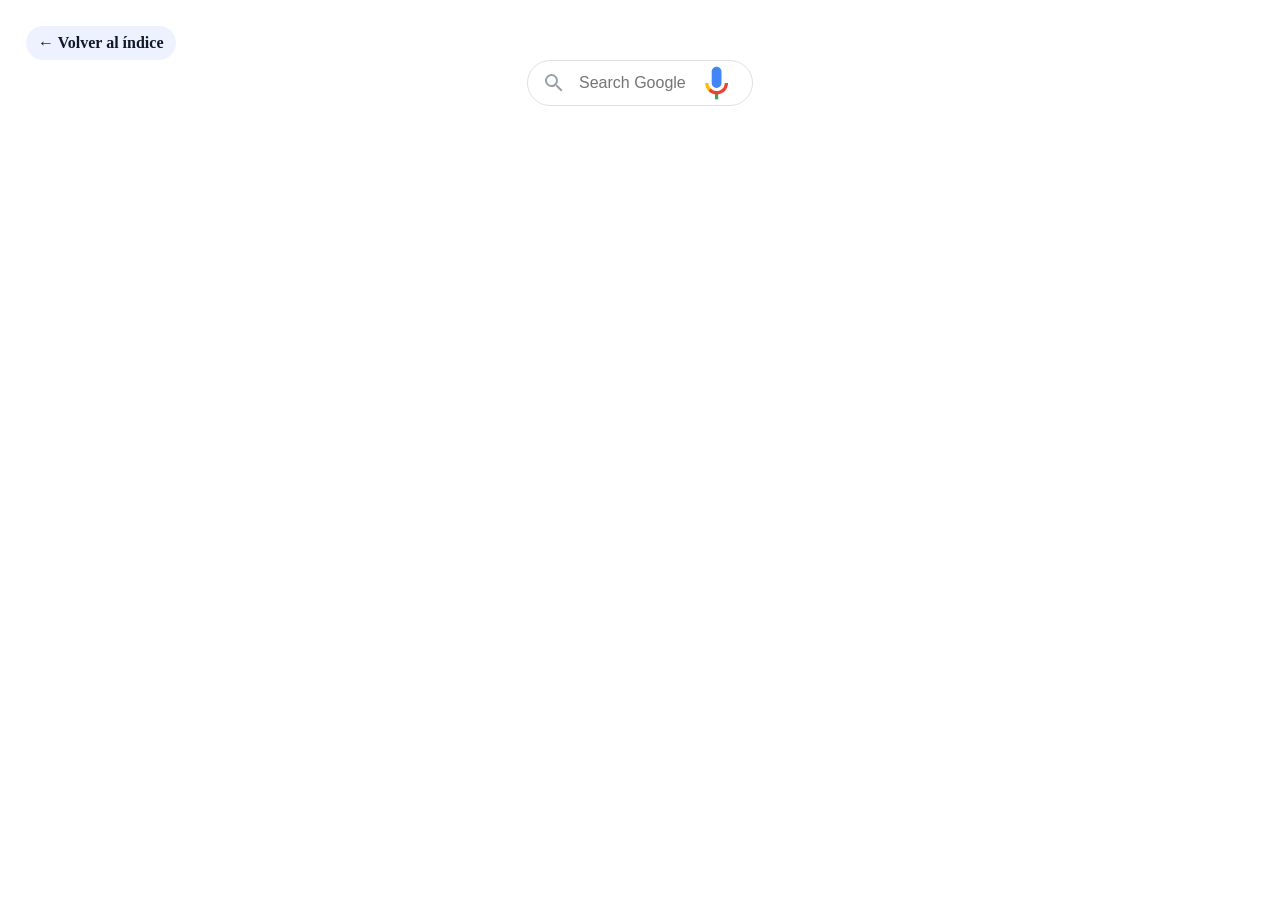
<file: search.html>
<!DOCTYPE html>
<html lang="en">

<head>
  <style>
    .searchbar {
      font-size: 14px;
      font-family: arial, sans-serif;
      color: #202124;
      display: flex;
      z-index: 3;
      height: 44px;
      background: white;
      border: 1px solid #dfe1e5;
      box-shadow: none;
      border-radius: 24px;
      margin: 0 auto;
      width: auto;
      max-width: 224px;
    }

    .searchbar:hover {
      box-shadow: 0 1px 6px rgb(32 33 36 / 28%);
      border-color: rgba(223, 225, 229, 0);
    }

    .searchbar-wrapper {
      flex: 1;
      display: flex;
      padding: 5px 8px 0 14px;
    }

    .searchbar-left {
      font-size: 14px;
      font-family: arial, sans-serif;
      color: #202124;
      display: flex;
      align-items: center;
      padding-right: 13px;
      margin-top: -5px;
    }

    .search-icon-wrapper {
      margin: auto;
    }

    .search-icon {
      margin-top: 3px;
      color: #9aa0a6;
      height: 20px;
      line-height: 20px;
      width: 20px;
    }

    .searchbar-icon {
      display: inline-block;
      fill: currentColor;
      height: 24px;
      line-height: 24px;
      position: relative;
      width: 24px;
    }

    .searchbar-center {
      display: flex;
      flex: 1;
      flex-wrap: wrap;
    }

    .searchbar-input-spacer {
      color: transparent;
      flex: 100%;
      white-space: pre;
      height: 34px;
      font-size: 16px;
    }

    .searchbar-input {
      background-color: transparent;
      border: none;
      margin: 0;
      padding: 0;
      color: rgba(0, 0, 0, .87);
      word-wrap: break-word;
      outline: none;
      display: flex;
      flex: 100%;
      margin-top: -37px;
      height: 34px;
      font-size: 16px;
      max-width: 100%;
      width: 100%;
    }

    .searchbar-right {
      display: flex;
      flex: 0 0 auto;
      margin-top: -5px;
      align-items: stretch;
      flex-direction: row
    }

    .searchbar-clear-icon {
      margin-right: 12px
    }

    .voice-search {
      flex: 1 0 auto;
      display: flex;
      cursor: pointer;
      align-items: center;
      border: 0;
      background: transparent;
      outline: none;
      padding: 0 8px;
      width: 2.8em;
    }
  </style>
</head>

<body>
  <div style="padding: 18px 18px 0;">
    <a href="index.html" style="display:inline-flex; align-items:center; gap:8px; padding:8px 12px; border-radius:999px; background:#eef2ff; color:#111827; text-decoration:none; font-weight:700;">← Volver al índice</a>
  </div>
  <div class="searchbar">
    <div class="searchbar-wrapper">
      <div class="searchbar-left">
        <div class="search-icon-wrapper">
          <span class="search-icon searchbar-icon">
            <svg xmlns="http://www.w3.org/2000/svg" viewBox="0 0 24 24">
              <path
                d="M15.5 14h-.79l-.28-.27A6.471 6.471 0 0 0 16 9.5 6.5 6.5 0 1 0 9.5 16c1.61 0 3.09-.59 4.23-1.57l.27.28v.79l5 4.99L20.49 19l-4.99-5zm-6 0C7.01 14 5 11.99 5 9.5S7.01 5 9.5 5 14 7.01 14 9.5 11.99 14 9.5 14z">
              </path>
            </svg>
          </span>
        </div>
      </div>

      <div class="searchbar-center">
        <div class="searchbar-input-spacer"></div>

        <input type="text" class="searchbar-input" maxlength="2048" name="q" autocapitalize="off" autocomplete="off"
          title="Search" role="combobox" placeholder="Search Google">
      </div>

      <div class="searchbar-right">
        <svg class="voice-search" role="button" xmlns="http://www.w3.org/2000/svg" viewBox="0 0 24 24">
          <path fill="#4285f4"
            d="m12 15c1.66 0 3-1.31 3-2.97v-7.02c0-1.66-1.34-3.01-3-3.01s-3 1.34-3 3.01v7.02c0 1.66 1.34 2.97 3 2.97z">
          </path>
          <path fill="#34a853" d="m11 18.08h2v3.92h-2z"></path>
          <path fill="#fbbc05"
            d="m7.05 16.87c-1.27-1.33-2.05-2.83-2.05-4.87h2c0 1.45 0.56 2.42 1.47 3.38v0.32l-1.15 1.18z">
          </path>
          <path fill="#ea4335"
            d="m12 16.93a4.97 5.25 0 0 1 -3.54 -1.55l-1.41 1.49c1.26 1.34 3.02 2.13 4.95 2.13 3.87 0 6.99-2.92 6.99-7h-1.99c0 2.92-2.24 4.93-5 4.93z">
          </path>
        </svg>
      </div>
    </div>
  </div>
</body>

</html>
</file>
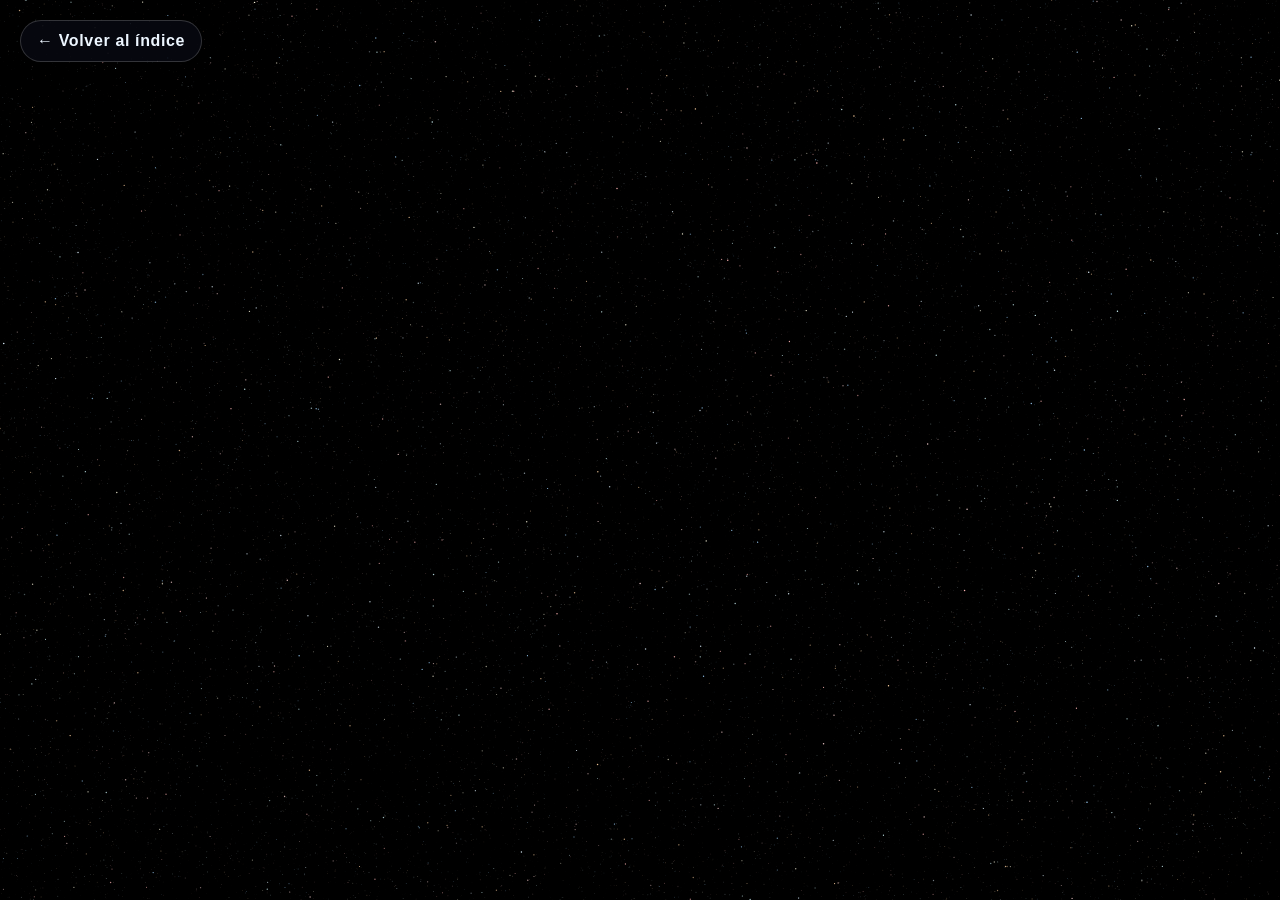
<file: stellar2.html>
<!doctype html>
<html lang="es">

<head>
  <meta charset="UTF-8" />
  <meta name="viewport" content="width=device-width, initial-scale=1.0">
  <title>STELLAR 2 — Efecto estelar</title>
  <style>
    html, body {
      margin: 0;
      padding: 0;
      width: 100%;
      height: 100%;
      overflow: hidden;
      background: #000;
      font-family: Inter, "Segoe UI", sans-serif;
    }

    body {
      display: flex;
      align-items: center;
      justify-content: center;
      background: radial-gradient(circle at top, rgba(148, 163, 255, 0.18), transparent 35%), #000;
    }

    .home-link {
      position: fixed;
      top: 20px;
      left: 20px;
      z-index: 3;
      display: inline-flex;
      align-items: center;
      gap: 0.5rem;
      padding: 0.7rem 1rem;
      border-radius: 999px;
      border: 1px solid rgba(255,255,255,0.18);
      background: rgba(11, 13, 24, 0.6);
      color: #edf6ff;
      text-decoration: none;
      font-weight: 700;
      letter-spacing: 0.04em;
      backdrop-filter: blur(10px);
      box-shadow: 0 10px 30px rgba(0,0,0,0.28);
    }

    .home-link:hover {
      border-color: rgba(126, 200, 255, 0.5);
      color: #bfe7ff;
    }
  </style>
</head>

<body>
  <a class="home-link" href="index.html">← Volver al índice</a>
  <script src="assets/js/stars.js"></script>
</body>

</html>
</file>
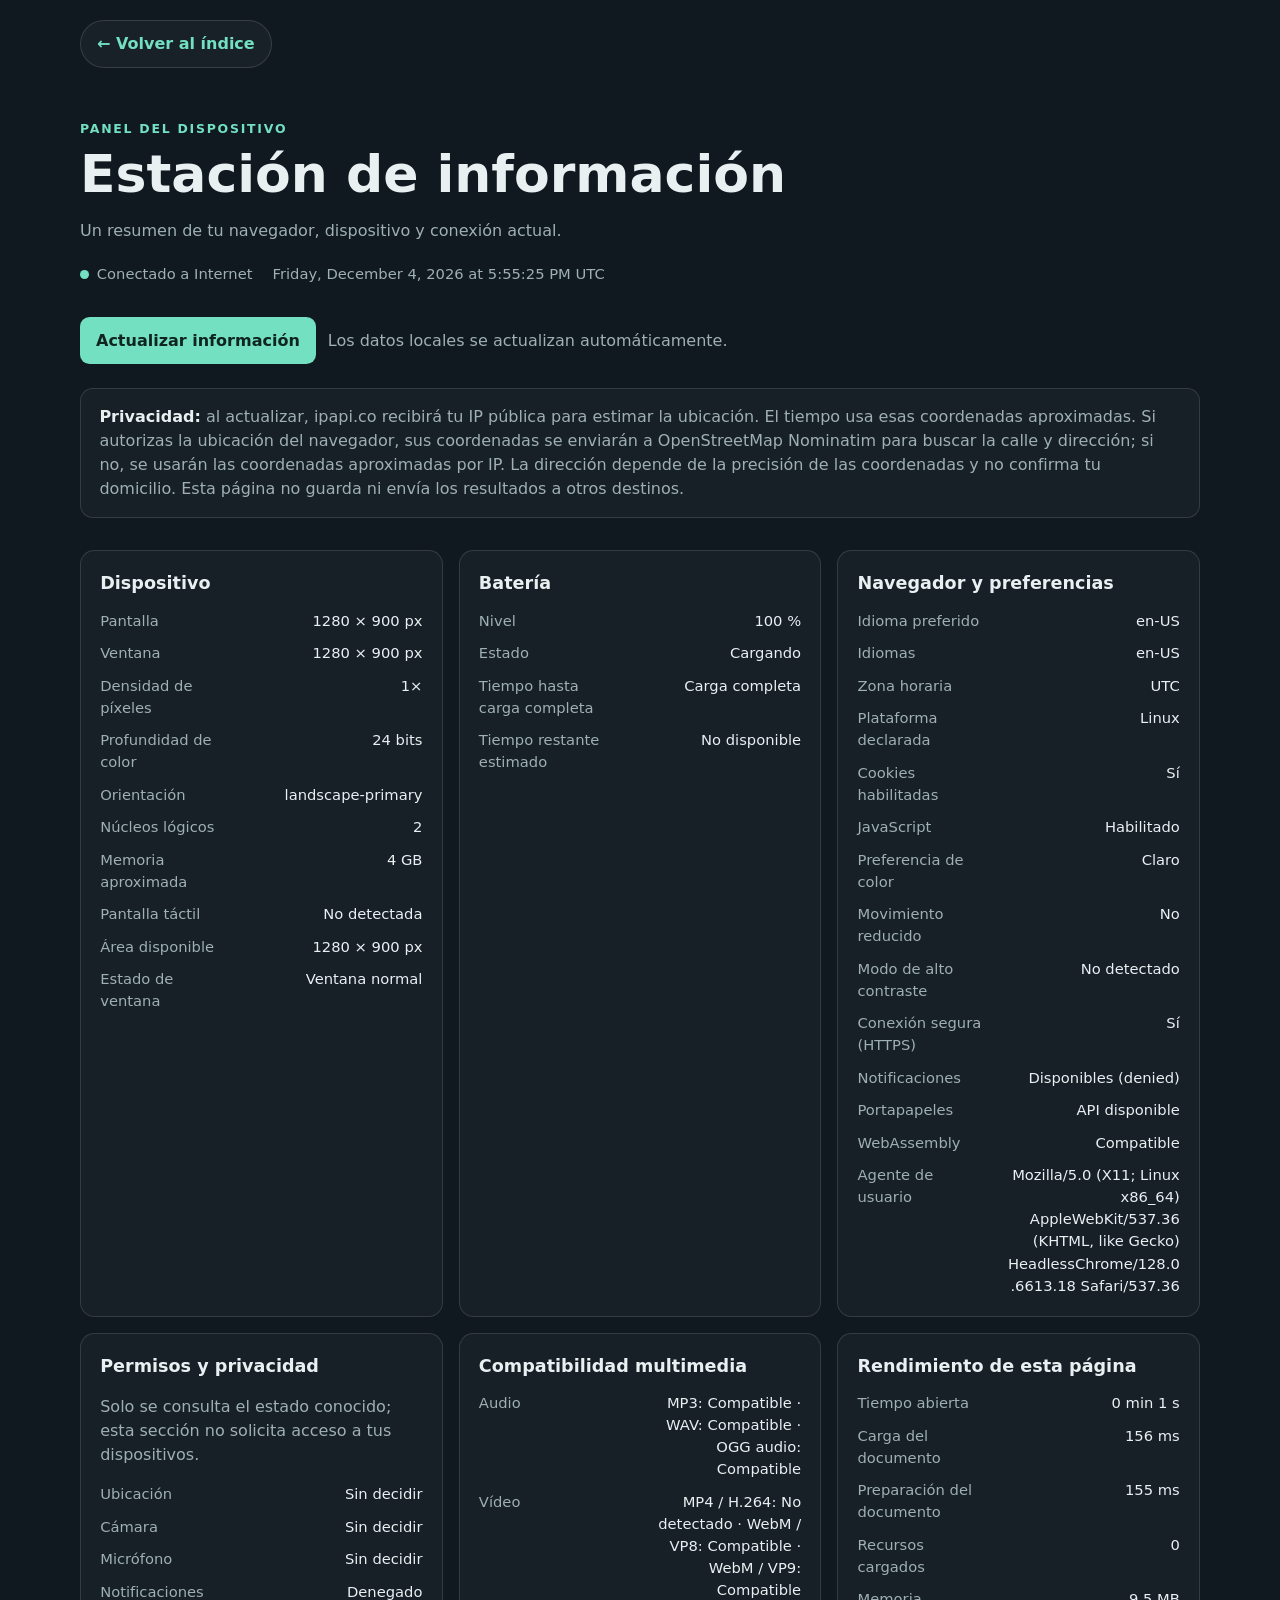
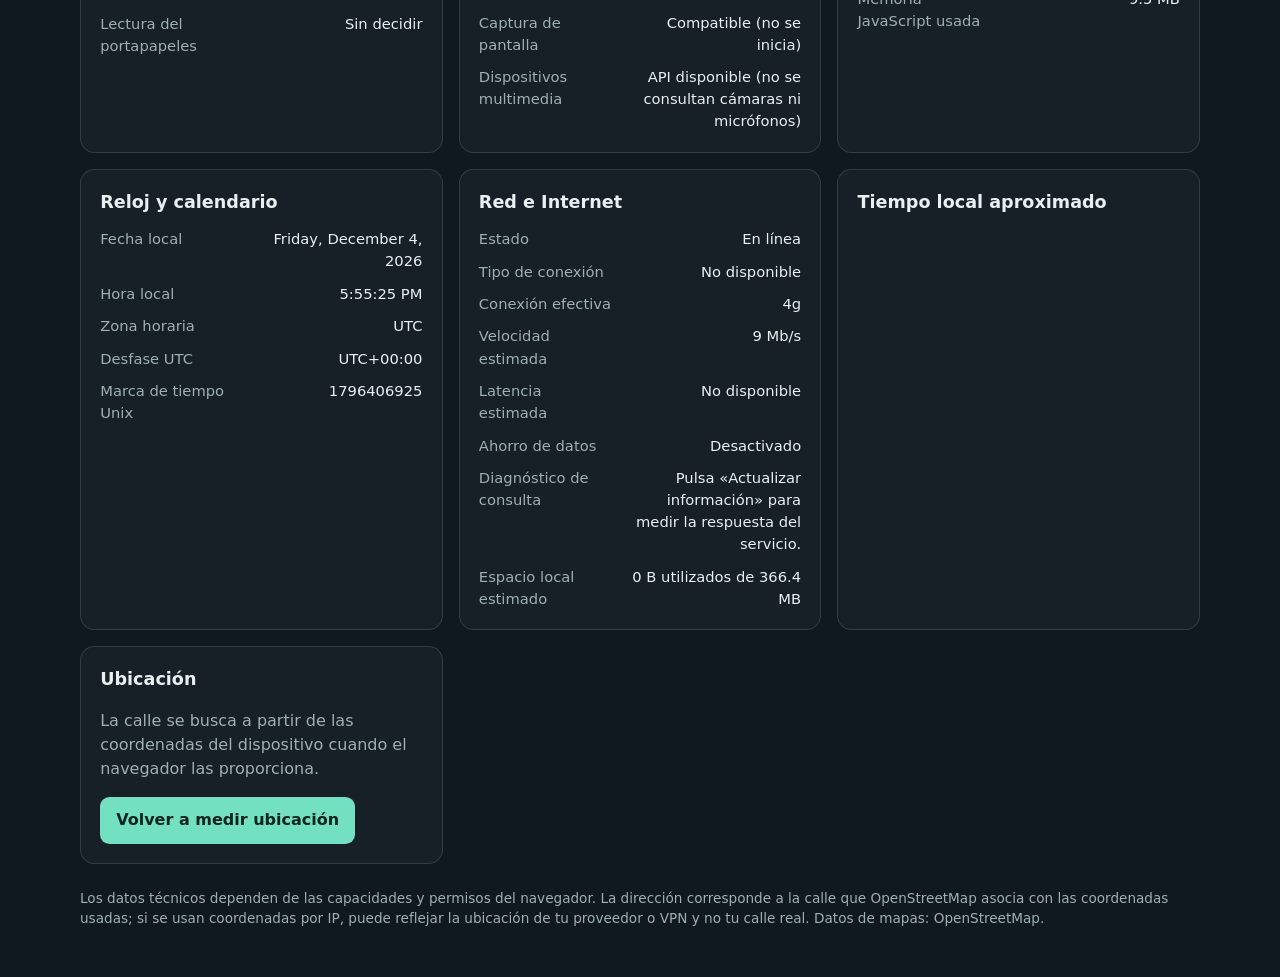
<file: INFO_TEST_PAGES/inf1.html>
<!doctype html>
<html lang="es">
<head>
	<meta charset="utf-8">
	<meta name="viewport" content="width=device-width, initial-scale=1">
	<meta name="theme-color" content="#101820">
	<title>Estación de información</title>
	<style>
		:root {
			color-scheme: dark;
			font: 16px/1.5 system-ui, sans-serif;
			color: #e8f0f2;
			background: #101820;
			--muted: #9eafb5;
			--line: #ffffff20;
			--accent: #73e0c1;
		}

		* { box-sizing: border-box; }
		body { margin: 0; min-width: 320px; }
		main { width: min(1120px, 100% - 2rem); margin: 0 auto; padding: 3rem 0; }
		header { margin-bottom: 2rem; }
		.eyebrow { color: var(--accent); font-size: .78rem; font-weight: 700; letter-spacing: .14em; text-transform: uppercase; }
		h1 { margin: .35rem 0; font-size: clamp(2rem, 5vw, 3.25rem); line-height: 1.1; }
		header p, .muted { color: var(--muted); }
		.statusline { display: flex; flex-wrap: wrap; gap: .5rem 1.25rem; align-items: center; margin-top: 1.25rem; color: var(--muted); font-size: .92rem; }
		.indicator { display: inline-flex; gap: .5rem; align-items: center; }
		.indicator::before { width: .55rem; height: .55rem; border-radius: 50%; background: var(--accent); content: ""; }
		.indicator.offline::before { background: #ff887f; }
		.toolbar { display: flex; flex-wrap: wrap; gap: .75rem; align-items: center; margin: 1.5rem 0; }
		button { padding: .72rem 1rem; border: 0; border-radius: .6rem; background: var(--accent); color: #10251f; cursor: pointer; font: inherit; font-weight: 700; }
		button:hover { filter: brightness(1.08); }
		button:disabled { cursor: wait; opacity: .65; }
		#status { min-height: 1.5em; margin: 0; color: var(--muted); }
		.notice { margin: 1.5rem 0 2rem; padding: 1rem 1.15rem; border: 1px solid var(--line); border-radius: .8rem; background: #ffffff08; color: var(--muted); }
		.notice strong { color: #e8f0f2; }
		.grid { display: grid; grid-template-columns: repeat(auto-fit, minmax(min(100%, 300px), 1fr)); gap: 1rem; }
		.card { min-width: 0; padding: 1.2rem; border: 1px solid var(--line); border-radius: .9rem; background: #ffffff08; }
		h2 { margin: 0 0 .8rem; font-size: 1.1rem; }
		dl { display: grid; grid-template-columns: minmax(0, 1fr) minmax(0, 1.3fr); gap: .65rem 1rem; margin: 0; font-size: .92rem; }
		dt { color: var(--muted); }
		dd { margin: 0; overflow-wrap: anywhere; text-align: right; }
		footer { margin-top: 1.5rem; color: var(--muted); font-size: .85rem; }
		.topbar {
			width: min(1120px, 100% - 2rem);
			margin: 0 auto;
			padding: 1.25rem 0 0;
		}
		.back-link {
			display: inline-flex;
			align-items: center;
			gap: .45rem;
			padding: .7rem 1rem;
			border-radius: 999px;
			border: 1px solid var(--line);
			background: rgba(255,255,255,0.04);
			color: var(--accent);
			text-decoration: none;
			font-weight: 700;
		}
		@media (max-width: 760px) {
			.topbar {
				padding-top: 1rem;
			}
			.back-link {
				padding: .72rem .9rem;
			}
			.toolbar {
				flex-direction: column;
				align-items: stretch;
			}
			button {
				width: 100%;
			}
		}

		@media (max-width: 480px) {
			main { width: min(100% - 1.25rem, 1120px); padding: 1.4rem 0 2rem; }
			header { margin-bottom: 1.25rem; }
			h1 { font-size: clamp(1.7rem, 9vw, 2.4rem); }
			.statusline { gap: .55rem 1rem; }
			dl { grid-template-columns: 1fr; gap: .15rem; }
			dd { margin-bottom: .45rem; text-align: left; }
			.grid { gap: 0.8rem; }
			.card { padding: 1rem; }
		}
	</style>
</head>
<body>
	<div class="topbar">
		<a class="back-link" href="../index.html">← Volver al índice</a>
	</div>
	<main>
		<header>
			<span class="eyebrow">Panel del dispositivo</span>
			<h1>Estación de información</h1>
			<p>Un resumen de tu navegador, dispositivo y conexión actual.</p>
			<div class="statusline">
				<span class="indicator" id="network-status">Comprobando conexión</span>
				<span id="clock" aria-live="off"></span>
			</div>
		</header>

		<div class="toolbar">
			<button id="check" type="button">Actualizar información</button>
			<p id="status" role="status" aria-live="polite">Los datos locales se actualizan automáticamente.</p>
		</div>

		<aside class="notice" aria-label="Privacidad">
			<strong>Privacidad:</strong> al actualizar, ipapi.co recibirá tu IP pública para estimar la ubicación. El tiempo usa esas coordenadas aproximadas. Si autorizas la ubicación del navegador, sus coordenadas se enviarán a OpenStreetMap Nominatim para buscar la calle y dirección; si no, se usarán las coordenadas aproximadas por IP. La dirección depende de la precisión de las coordenadas y no confirma tu domicilio. Esta página no guarda ni envía los resultados a otros destinos.
		</aside>

		<div class="grid">
			<section class="card" aria-labelledby="device-title">
				<h2 id="device-title">Dispositivo</h2>
				<dl id="device-data"></dl>
			</section>
			<section class="card" aria-labelledby="battery-title">
				<h2 id="battery-title">Batería</h2>
				<dl id="battery-data"></dl>
			</section>
			<section class="card" aria-labelledby="browser-title">
				<h2 id="browser-title">Navegador y preferencias</h2>
				<dl id="browser-data"></dl>
			</section>
			<section class="card" aria-labelledby="permissions-title">
				<h2 id="permissions-title">Permisos y privacidad</h2>
				<p class="muted">Solo se consulta el estado conocido; esta sección no solicita acceso a tus dispositivos.</p>
				<dl id="permissions-data"></dl>
			</section>
			<section class="card" aria-labelledby="media-title">
				<h2 id="media-title">Compatibilidad multimedia</h2>
				<dl id="media-data"></dl>
			</section>
			<section class="card" aria-labelledby="performance-title">
				<h2 id="performance-title">Rendimiento de esta página</h2>
				<dl id="performance-data"></dl>
			</section>
			<section class="card" aria-labelledby="time-title">
				<h2 id="time-title">Reloj y calendario</h2>
				<dl id="time-data"></dl>
			</section>
			<section class="card" aria-labelledby="network-title">
				<h2 id="network-title">Red e Internet</h2>
				<dl id="network-data"></dl>
			</section>
			<section class="card" aria-labelledby="weather-title">
				<h2 id="weather-title">Tiempo local aproximado</h2>
				<dl id="weather-data"></dl>
			</section>
			<section class="card" aria-labelledby="location-title">
				<h2 id="location-title">Ubicación</h2>
				<p class="muted">La calle se busca a partir de las coordenadas del dispositivo cuando el navegador las proporciona.</p>
				<button id="improve-location" type="button">Volver a medir ubicación</button>
				<dl id="location-data"></dl>
			</section>
		</div>

		<footer>Los datos técnicos dependen de las capacidades y permisos del navegador. La dirección corresponde a la calle que OpenStreetMap asocia con las coordenadas usadas; si se usan coordenadas por IP, puede reflejar la ubicación de tu proveedor o VPN y no tu calle real. Datos de mapas: OpenStreetMap.</footer>
	</main>

	<script>
		const button = document.querySelector('#check');
		const locationButton = document.querySelector('#improve-location');
		const status = document.querySelector('#status');
		const networkStatus = document.querySelector('#network-status');
		const groups = {
			device: document.querySelector('#device-data'),
			battery: document.querySelector('#battery-data'),
			browser: document.querySelector('#browser-data'),
			permissions: document.querySelector('#permissions-data'),
			media: document.querySelector('#media-data'),
			performance: document.querySelector('#performance-data'),
			time: document.querySelector('#time-data'),
			network: document.querySelector('#network-data'),
			weather: document.querySelector('#weather-data'),
			location: document.querySelector('#location-data')
		};
		let lastReverseLookupAt = 0;
		let reverseLookupCache = null;
		const permissionStatuses = new Map();

		function addRow(group, label, value) {
			const term = document.createElement('dt');
			const description = document.createElement('dd');
			term.textContent = label;
			description.textContent = value == null || value === '' ? 'No disponible' : String(value);
			groups[group].append(term, description);
		}

		function getConnection() {
			return navigator.connection || navigator.mozConnection || navigator.webkitConnection;
		}

		function formatBytes(bytes) {
			if (!Number.isFinite(bytes)) return 'No disponible';
			const units = ['B', 'KB', 'MB', 'GB'];
			let value = bytes;
			let unit = 0;
			while (value >= 1024 && unit < units.length - 1) {
				value /= 1024;
				unit += 1;
			}
			return `${value.toFixed(unit === 0 ? 0 : 1)} ${units[unit]}`;
		}

		function setRow(group, label, value) {
			const term = [...groups[group].querySelectorAll('dt')].find((item) => item.textContent === label);
			if (term?.nextElementSibling) {
				term.nextElementSibling.textContent = value == null || value === '' ? 'No disponible' : String(value);
			} else {
				addRow(group, label, value);
			}
		}

		function setMapLink(latitude, longitude) {
			const term = document.createElement('dt');
			const description = document.createElement('dd');
			const link = document.createElement('a');
			const params = new URLSearchParams({ mlat: String(latitude), mlon: String(longitude) });
			term.textContent = 'Ver coordenadas en el mapa';
			link.href = `https://www.openstreetmap.org/?${params}`;
			link.target = '_blank';
			link.rel = 'noopener noreferrer';
			link.textContent = 'Abrir OpenStreetMap';
			description.append(link);
			const existingTerm = [...groups.location.querySelectorAll('dt')].find((item) => item.textContent === term.textContent);
			if (existingTerm) {
				existingTerm.replaceWith(term);
				existingTerm.nextElementSibling?.replaceWith(description);
				return;
			}
			groups.location.append(term, description);
		}

		function accuracyDescription(meters) {
			if (meters <= 25) return 'Alta';
			if (meters <= 100) return 'Media';
			return 'Baja; la calle cercana puede no ser la correcta';
		}

		function updateMediaInfo() {
			const audio = document.createElement('audio');
			const video = document.createElement('video');
			const formats = [
				['MP3', 'audio/mpeg'],
				['WAV', 'audio/wav; codecs="1"'],
				['OGG audio', 'audio/ogg; codecs="vorbis"']
			];
			const videoFormats = [
				['MP4 / H.264', 'video/mp4; codecs="avc1.42E01E"'],
				['WebM / VP8', 'video/webm; codecs="vp8, vorbis"'],
				['WebM / VP9', 'video/webm; codecs="vp9"']
			];
			const supportLabel = (element, type) => {
				const support = element.canPlayType(type);
				return support === 'probably' ? 'Compatible' : support === 'maybe' ? 'Posiblemente compatible' : 'No detectado';
			};

			groups.media.replaceChildren();
			addRow('media', 'Audio', formats.map(([label, type]) => `${label}: ${supportLabel(audio, type)}`).join(' · '));
			addRow('media', 'Vídeo', videoFormats.map(([label, type]) => `${label}: ${supportLabel(video, type)}`).join(' · '));
			addRow('media', 'Captura de pantalla', navigator.mediaDevices?.getDisplayMedia ? 'Compatible (no se inicia)' : 'No disponible');
			addRow('media', 'Dispositivos multimedia', navigator.mediaDevices?.enumerateDevices ? 'API disponible (no se consultan cámaras ni micrófonos)' : 'No disponible');
		}

		async function updatePermissionInfo() {
			const permissions = [
				['geolocation', 'Ubicación'],
				['camera', 'Cámara'],
				['microphone', 'Micrófono'],
				['notifications', 'Notificaciones'],
				['clipboard-read', 'Lectura del portapapeles']
			];
			groups.permissions.replaceChildren();
			for (const [name, label] of permissions) {
				if (name === 'notifications' && 'Notification' in window) {
					addRow('permissions', label, Notification.permission === 'default' ? 'Sin decidir' : Notification.permission === 'granted' ? 'Permitido' : 'Denegado');
					continue;
				}
				if (!navigator.permissions?.query) {
					addRow('permissions', label, 'Estado no consultable en este navegador');
					continue;
				}
				try {
					let permissionStatus = permissionStatuses.get(name);
					if (!permissionStatus) {
						permissionStatus = await navigator.permissions.query({ name });
						permissionStatuses.set(name, permissionStatus);
						permissionStatus.addEventListener('change', updatePermissionInfo);
					}
					const states = { granted: 'Permitido', denied: 'Denegado', prompt: 'Sin decidir' };
					addRow('permissions', label, states[permissionStatus.state] || permissionStatus.state);
				} catch {
					addRow('permissions', label, 'Estado no compatible');
				}
			}
		}

		function updatePerformanceInfo() {
			const navigation = performance.getEntriesByType('navigation')[0];
			const memory = performance.memory;
			const elapsedSeconds = Math.floor(performance.now() / 1000);
			groups.performance.replaceChildren();
			addRow('performance', 'Tiempo abierta', `${Math.floor(elapsedSeconds / 60)} min ${elapsedSeconds % 60} s`);
			addRow('performance', 'Carga del documento', navigation?.loadEventEnd ? `${Math.round(navigation.loadEventEnd - navigation.startTime)} ms` : 'No disponible');
			addRow('performance', 'Preparación del documento', navigation?.domInteractive ? `${Math.round(navigation.domInteractive - navigation.startTime)} ms` : 'No disponible');
			addRow('performance', 'Recursos cargados', performance.getEntriesByType('resource').length);
			addRow('performance', 'Memoria JavaScript usada', memory ? formatBytes(memory.usedJSHeapSize) : 'No expuesta por el navegador');
		}

		function updateClock() {
			const now = new Date();
			document.querySelector('#clock').textContent = new Intl.DateTimeFormat(navigator.language, {
				dateStyle: 'full',
				timeStyle: 'long'
			}).format(now);
			groups.time.replaceChildren();
			addRow('time', 'Fecha local', new Intl.DateTimeFormat(navigator.language, { dateStyle: 'full' }).format(now));
			addRow('time', 'Hora local', new Intl.DateTimeFormat(navigator.language, { timeStyle: 'medium' }).format(now));
			addRow('time', 'Zona horaria', Intl.DateTimeFormat().resolvedOptions().timeZone);
			addRow('time', 'Desfase UTC', `UTC${now.getTimezoneOffset() <= 0 ? '+' : '-'}${String(Math.floor(Math.abs(now.getTimezoneOffset()) / 60)).padStart(2, '0')}:${String(Math.abs(now.getTimezoneOffset()) % 60).padStart(2, '0')}`);
			addRow('time', 'Marca de tiempo Unix', Math.floor(now.getTime() / 1000));
		}

		async function updateBattery() {
			groups.battery.replaceChildren();
			if (!navigator.getBattery) {
				addRow('battery', 'Estado', 'Esta función no es compatible con el navegador.');
				return;
			}
			try {
				const battery = await navigator.getBattery();
				const refresh = () => {
					groups.battery.replaceChildren();
					addRow('battery', 'Nivel', `${Math.round(battery.level * 100)} %`);
					addRow('battery', 'Estado', battery.charging ? 'Cargando' : 'Sin cargar');
					addRow('battery', 'Tiempo hasta carga completa', battery.chargingTime === Infinity ? 'No disponible' : battery.chargingTime === 0 ? 'Carga completa' : `${Math.round(battery.chargingTime / 60)} min`);
					addRow('battery', 'Tiempo restante estimado', battery.dischargingTime === Infinity ? 'No disponible' : `${Math.round(battery.dischargingTime / 60)} min`);
				};
				refresh();
				battery.addEventListener('chargingchange', refresh);
				battery.addEventListener('levelchange', refresh);
				battery.addEventListener('chargingtimechange', refresh);
				battery.addEventListener('dischargingtimechange', refresh);
			} catch (error) {
				addRow('battery', 'Estado', `No se pudo consultar la batería: ${error.message}`);
			}
		}

		function updateLocalInfo() {
			const connection = getConnection();
			const languages = navigator.languages?.join(', ');
			const orientation = screen.orientation?.type || 'No disponible';
			const memory = navigator.deviceMemory ? `${navigator.deviceMemory} GB` : null;
			networkStatus.textContent = navigator.onLine ? 'Conectado a Internet' : 'Sin conexión';
			networkStatus.classList.toggle('offline', !navigator.onLine);
			updateClock();

			groups.device.replaceChildren();
			groups.browser.replaceChildren();
			groups.network.replaceChildren();
			groups.weather.replaceChildren();
			addRow('device', 'Pantalla', `${screen.width} × ${screen.height} px`);
			addRow('device', 'Ventana', `${window.innerWidth} × ${window.innerHeight} px`);
			addRow('device', 'Densidad de píxeles', `${window.devicePixelRatio || 1}×`);
			addRow('device', 'Profundidad de color', `${screen.colorDepth} bits`);
			addRow('device', 'Orientación', orientation);
			addRow('device', 'Núcleos lógicos', navigator.hardwareConcurrency);
			addRow('device', 'Memoria aproximada', memory);
			addRow('device', 'Pantalla táctil', navigator.maxTouchPoints > 0 ? `Sí (${navigator.maxTouchPoints} puntos)` : 'No detectada');
			addRow('device', 'Área disponible', `${screen.availWidth} × ${screen.availHeight} px`);
			addRow('device', 'Estado de ventana', document.fullscreenElement ? 'Pantalla completa' : 'Ventana normal');

			addRow('browser', 'Idioma preferido', navigator.language);
			addRow('browser', 'Idiomas', languages);
			addRow('browser', 'Zona horaria', Intl.DateTimeFormat().resolvedOptions().timeZone);
			addRow('browser', 'Plataforma declarada', navigator.userAgentData?.platform || navigator.platform);
			addRow('browser', 'Cookies habilitadas', navigator.cookieEnabled ? 'Sí' : 'No');
			addRow('browser', 'JavaScript', 'Habilitado');
			addRow('browser', 'Preferencia de color', matchMedia('(prefers-color-scheme: dark)').matches ? 'Oscuro' : 'Claro');
			addRow('browser', 'Movimiento reducido', matchMedia('(prefers-reduced-motion: reduce)').matches ? 'Sí' : 'No');
			addRow('browser', 'Modo de alto contraste', matchMedia('(prefers-contrast: more)').matches ? 'Activado' : 'No detectado');
			addRow('browser', 'Conexión segura (HTTPS)', window.isSecureContext ? 'Sí' : 'No');
			addRow('browser', 'Notificaciones', 'Notification' in window ? `Disponibles (${Notification.permission})` : 'No compatibles');
			addRow('browser', 'Portapapeles', navigator.clipboard ? 'API disponible' : 'No disponible');
			addRow('browser', 'WebAssembly', typeof WebAssembly !== 'undefined' ? 'Compatible' : 'No compatible');
			addRow('browser', 'Agente de usuario', navigator.userAgent);

			addRow('network', 'Estado', navigator.onLine ? 'En línea' : 'Sin conexión');
			addRow('network', 'Tipo de conexión', connection?.type);
			addRow('network', 'Conexión efectiva', connection?.effectiveType);
			addRow('network', 'Velocidad estimada', connection?.downlink ? `${connection.downlink} Mb/s` : null);
			addRow('network', 'Latencia estimada', connection?.rtt ? `${connection.rtt} ms` : null);
			addRow('network', 'Ahorro de datos', connection?.saveData == null ? null : connection.saveData ? 'Activado' : 'Desactivado');
			addRow('network', 'Diagnóstico de consulta', 'Pulsa «Actualizar información» para medir la respuesta del servicio.');
			addRow('network', 'Espacio local estimado', navigator.storage?.estimate ? 'Consultando…' : null);

			if (navigator.storage?.estimate) {
				navigator.storage.estimate().then(({ usage, quota }) => {
					const row = [...groups.network.querySelectorAll('dt')].find((item) => item.textContent === 'Espacio local estimado');
					if (row?.nextElementSibling) {
						row.nextElementSibling.textContent = usage == null || quota == null
							? 'No disponible'
							: `${formatBytes(usage)} utilizados de ${formatBytes(quota)}`;
					}
				});
			}
		}

		async function updateWeather(latitude, longitude) {
			groups.weather.replaceChildren();
			addRow('weather', 'Estado', 'Consultando el tiempo aproximado…');
			try {
				const params = new URLSearchParams({
					latitude: String(latitude),
					longitude: String(longitude),
					current: 'temperature_2m,relative_humidity_2m,apparent_temperature,is_day,precipitation,weather_code,wind_speed_10m',
					timezone: 'auto'
				});
				const response = await fetch(`https://api.open-meteo.com/v1/forecast?${params}`);
				if (!response.ok) throw new Error(`Servicio no disponible (${response.status})`);
				const info = await response.json();
				const current = info.current;
				if (!current) throw new Error('El servicio no devolvió datos meteorológicos.');
				const conditions = {
					0: 'Despejado', 1: 'Mayormente despejado', 2: 'Parcialmente nublado', 3: 'Nublado',
					45: 'Niebla', 48: 'Niebla con escarcha', 51: 'Llovizna ligera', 53: 'Llovizna moderada',
					55: 'Llovizna intensa', 61: 'Lluvia ligera', 63: 'Lluvia moderada', 65: 'Lluvia intensa',
					71: 'Nieve ligera', 73: 'Nieve moderada', 75: 'Nieve intensa', 80: 'Chubascos ligeros',
					81: 'Chubascos moderados', 82: 'Chubascos intensos', 95: 'Tormenta', 96: 'Tormenta con granizo',
					99: 'Tormenta con granizo intenso'
				};
				groups.weather.replaceChildren();
				addRow('weather', 'Condiciones', conditions[current.weather_code] || 'Variable');
				addRow('weather', 'Temperatura', `${current.temperature_2m} °C`);
				addRow('weather', 'Sensación térmica', `${current.apparent_temperature} °C`);
				addRow('weather', 'Humedad', `${current.relative_humidity_2m} %`);
				addRow('weather', 'Viento', `${current.wind_speed_10m} km/h`);
				addRow('weather', 'Precipitación actual', `${current.precipitation} mm`);
				addRow('weather', 'Luz solar', current.is_day ? 'Día' : 'Noche');
				addRow('weather', 'Actualizado', `${current.time} (${info.timezone || 'hora local'})`);
			} catch (error) {
				groups.weather.replaceChildren();
				addRow('weather', 'Estado', `No se pudo consultar el tiempo: ${error.message}`);
			}
		}

		async function updateApproximateAddress(latitude, longitude) {
			const cacheKey = `${latitude},${longitude}`;
			try {
				let info;
				if (reverseLookupCache?.key === cacheKey) {
					info = reverseLookupCache.info;
				} else {
					const wait = Math.max(0, 1100 - (performance.now() - lastReverseLookupAt));
					if (wait) await new Promise((resolve) => window.setTimeout(resolve, wait));
					const params = new URLSearchParams({
						format: 'jsonv2',
						addressdetails: '1',
						zoom: '17',
						lat: String(latitude),
						lon: String(longitude),
						'accept-language': 'es'
					});
					lastReverseLookupAt = performance.now();
					const response = await fetch(`https://nominatim.openstreetmap.org/reverse?${params}`, {
						headers: { Accept: 'application/json' }
					});
					if (!response.ok) throw new Error(`Servicio no disponible (${response.status})`);
					info = await response.json();
					reverseLookupCache = { key: cacheKey, info };
				}

				const address = info.address || {};
				const street = address.road || address.pedestrian || address.residential || address.footway || address.path;
				const streetLine = street;
				const locality = address.city || address.town || address.village || address.municipality;
				const district = address.neighbourhood || address.suburb || address.city_district;
				const postalCode = address.postcode;

				setRow('location', 'Calle según coordenadas', streetLine || 'OpenStreetMap no identifica una calle para estas coordenadas.');
				setRow('location', 'Código postal de la dirección', postalCode);
				setRow('location', 'CIUDAD', locality);
				setRow('location', 'PAÍS', address.country);
				setRow('location', 'CCAA', address.state);
				setRow('location', 'BARRIO', district);
			} catch (error) {
				setRow('location', 'Calle según coordenadas', 'No se pudo consultar el servicio de mapas.');
				setRow('location', 'Código postal de la dirección', 'No disponible');
				setRow('location', 'CIUDAD', 'No disponible');
				setRow('location', 'PAÍS', 'No disponible');
				setRow('location', 'CCAA', 'No disponible');
				setRow('location', 'BARRIO', 'No disponible');
			}
		}

		function getBrowserLocation(maximumAge = 60000) {
			return new Promise((resolve) => {
				if (!navigator.geolocation) return resolve({ display: 'No compatible', coords: null });
				navigator.geolocation.getCurrentPosition(
					({ coords }) => resolve({
						display: `${coords.latitude}, ${coords.longitude} (precisión aproximada: ${Math.round(coords.accuracy)} m)`,
						coords: { latitude: coords.latitude, longitude: coords.longitude, accuracy: coords.accuracy }
					}),
					(error) => resolve({
						display: error.code === 1 ? 'Permiso denegado' : error.code === 3 ? 'Tiempo de espera agotado' : 'No disponible',
						coords: null
					}),
					{ enableHighAccuracy: true, timeout: 30000, maximumAge }
				);
			});
		}

		async function useBrowserCoordinates(location) {
			if (!location.coords) return false;
			const { latitude, longitude, accuracy } = location.coords;
			setRow('location', 'Ubicación precisa del navegador', `${latitude.toFixed(6)}, ${longitude.toFixed(6)} (margen indicado: ±${Math.round(accuracy)} m)`);
			setRow('location', 'Calle según coordenadas', 'Buscando la calle más cercana…');
			setRow('location', 'Código postal de la dirección', 'Consultando…');
			setRow('location', 'CIUDAD', 'Consultando…');
			setRow('location', 'PAÍS', 'Consultando…');
			setRow('location', 'CCAA', 'Consultando…');
			setRow('location', 'BARRIO', 'Consultando…');
			setMapLink(latitude, longitude);
			await updateApproximateAddress(latitude, longitude);
			return true;
		}

		async function improveLocation() {
			locationButton.disabled = true;
			status.textContent = 'Obteniendo una ubicación nueva con alta precisión…';
			try {
				const location = await getBrowserLocation(0);
				if (!location.coords) {
					status.textContent = `No se pudo obtener la ubicación del dispositivo: ${location.display}. Se conserva la dirección anterior.`;
					return;
				}
				await useBrowserCoordinates(location);
				status.textContent = `Dirección actualizada con ubicación ${accuracyDescription(location.coords.accuracy).toLowerCase()} (±${Math.round(location.coords.accuracy)} m).`;
			} finally {
				locationButton.disabled = false;
			}
		}

		async function updateRemoteInfo() {
			button.disabled = true;
			locationButton.disabled = true;
			groups.location.replaceChildren();
			setRow('network', 'Diagnóstico de consulta', 'Midiendo respuesta…');
			status.textContent = 'Consultando IP y ubicación aproximada…';
			let requestError = '';
			try {
				const requestStarted = performance.now();
				const response = await fetch('https://ipapi.co/json/', { headers: { Accept: 'application/json' } });
				if (!response.ok) throw new Error(`Servicio no disponible (${response.status})`);
				const info = await response.json();
				setRow('network', 'Diagnóstico de consulta', `${Math.round(performance.now() - requestStarted)} ms de respuesta del servicio de información`);
				setRow('network', 'IP pública', info.ip);
				addRow('location', 'Coordenadas aproximadas', info.latitude != null && info.longitude != null ? `${info.latitude}, ${info.longitude}` : null);
				addRow('location', 'Proveedor / organización', info.org);
				const hasIpCoordinates = Number.isFinite(Number(info.latitude)) && Number.isFinite(Number(info.longitude));
				const ipCoordinates = hasIpCoordinates
					? { latitude: Number(info.latitude), longitude: Number(info.longitude) }
					: null;
				if (ipCoordinates) {
					await updateWeather(ipCoordinates.latitude, ipCoordinates.longitude);
				} else {
					groups.weather.replaceChildren();
					addRow('weather', 'Estado', 'No hay coordenadas aproximadas disponibles para consultar el tiempo.');
				}

				status.textContent = 'Solicitando ubicación del navegador; puedes denegar el permiso.';
				const browserLocation = await getBrowserLocation();
				const addressCoordinates = browserLocation.coords || ipCoordinates;
				if (addressCoordinates) {
					if (browserLocation.coords) {
						await useBrowserCoordinates(browserLocation);
					} else {
						addRow('location', 'Ubicación precisa del navegador', browserLocation.display);
						setRow('location', 'Calle según coordenadas', 'Consultando la ubicación aproximada…');
						setRow('location', 'Código postal de la dirección', 'Consultando…');
						setRow('location', 'CIUDAD', 'Consultando…');
						setRow('location', 'PAÍS', 'Consultando…');
						setRow('location', 'CCAA', 'Consultando…');
						setRow('location', 'BARRIO', 'Consultando…');
						setMapLink(addressCoordinates.latitude, addressCoordinates.longitude);
						await updateApproximateAddress(addressCoordinates.latitude, addressCoordinates.longitude);
					}
				} else {
					addRow('location', 'Ubicación precisa del navegador', browserLocation.display);
					addRow('location', 'Calle según coordenadas', 'No disponible sin coordenadas.');
					addRow('location', 'Código postal de la dirección', 'No disponible');
					addRow('location', 'CIUDAD', 'No disponible');
					addRow('location', 'PAÍS', 'No disponible');
					addRow('location', 'CCAA', 'No disponible');
					addRow('location', 'BARRIO', 'No disponible');
				}
			} catch (error) {
				setRow('network', 'Diagnóstico de consulta', 'Falló la conexión con el servicio de información.');
				setRow('network', 'IP pública', 'No se pudo consultar. Revisa la conexión o la disponibilidad del servicio.');
				addRow('location', 'Calle según coordenadas', 'No disponible');
				addRow('location', 'Código postal de la dirección', 'No disponible');
				addRow('location', 'CIUDAD', 'No disponible');
				addRow('location', 'PAÍS', 'No disponible');
				addRow('location', 'CCAA', 'No disponible');
				addRow('location', 'BARRIO', 'No disponible');
				groups.weather.replaceChildren();
				addRow('weather', 'Estado', 'No disponible sin la ubicación aproximada por IP.');
				requestError = `No se pudo consultar el servicio de IP: ${error.message}`;
			}

			status.textContent = requestError || 'Información actualizada.';
			button.disabled = false;
			locationButton.disabled = false;
		}

		button.addEventListener('click', updateRemoteInfo);
		locationButton.addEventListener('click', improveLocation);
		document.addEventListener('visibilitychange', () => {
			if (!document.hidden) updateClock();
		});
		window.addEventListener('online', updateLocalInfo);
		window.addEventListener('offline', updateLocalInfo);
		window.addEventListener('resize', updateLocalInfo);
		getConnection()?.addEventListener('change', updateLocalInfo);
		updateLocalInfo();
		updateMediaInfo();
		updatePermissionInfo();
		updatePerformanceInfo();
		updateBattery();
		window.setInterval(updateClock, 1000);
		window.setInterval(updatePerformanceInfo, 1000);
	</script>
</body>
</html>
</file>
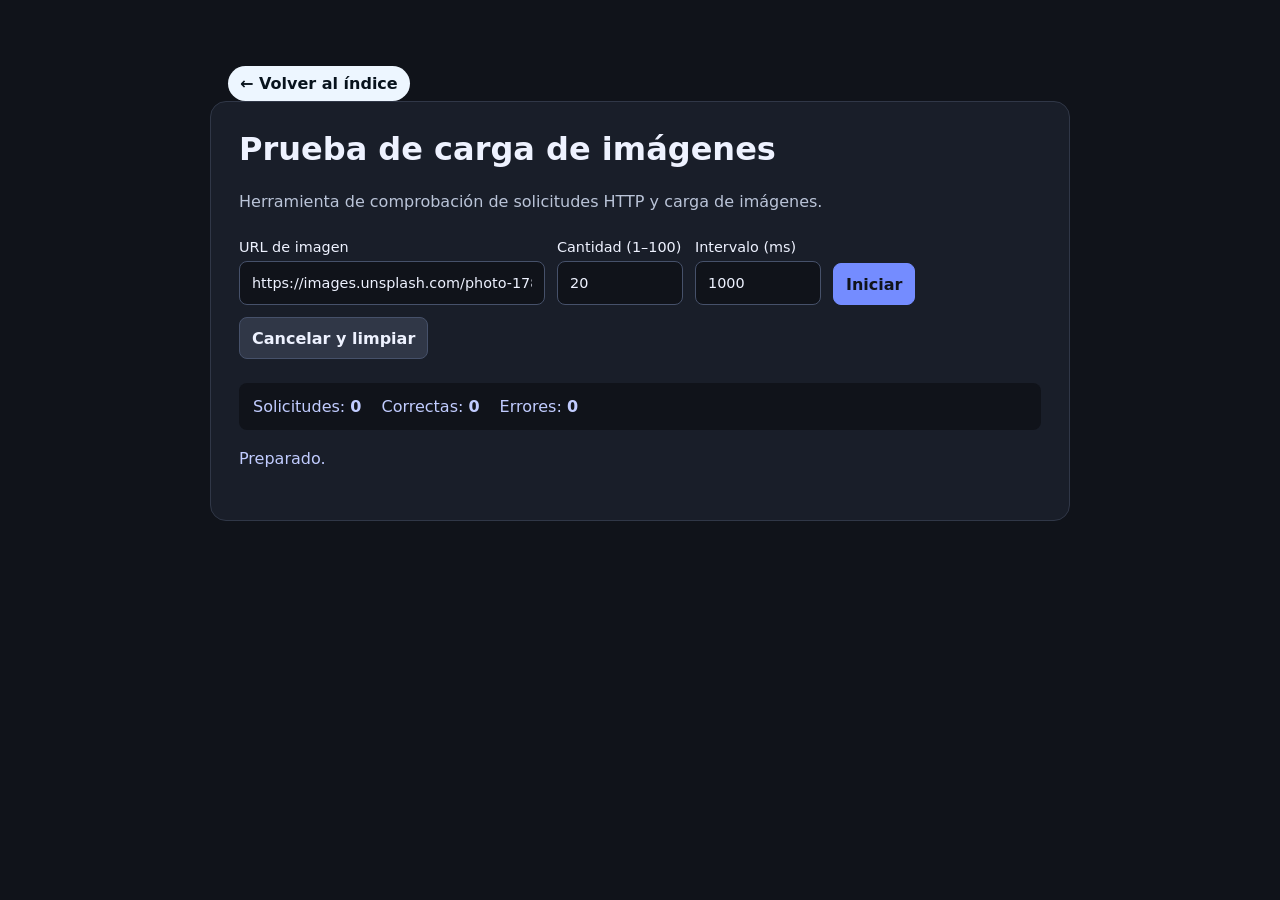
<file: INFO_TEST_PAGES/tirer.html>
<!DOCTYPE html>
<html lang="es">
<head>
  <meta charset="UTF-8">
  <meta name="viewport" content="width=device-width, initial-scale=1">
  <title>Prueba de carga de imágenes</title>

  <meta http-equiv="Cache-Control" content="no-store, no-cache, must-revalidate">
  <meta http-equiv="Pragma" content="no-cache">
  <meta http-equiv="Expires" content="0">

  <style>
    :root {
      color-scheme: dark;
      font-family: system-ui, sans-serif;
      background: #10131a;
      color: #eef2ff;
    }

    body {
      box-sizing: border-box;
      max-width: 900px;
      margin: 0 auto;
      padding: 48px 20px;
    }

    main {
      padding: 28px;
      border: 1px solid #303747;
      border-radius: 16px;
      background: #191e29;
    }

    h1 { margin-top: 0; }

    p {
      color: #bac4d8;
      line-height: 1.6;
    }

    .controls {
      display: flex;
      flex-wrap: wrap;
      align-items: end;
      gap: 12px;
      margin: 24px 0;
    }

    label {
      display: grid;
      gap: 6px;
      font-size: 0.9rem;
    }

    input, button {
      min-height: 42px;
      padding: 0 12px;
      border: 1px solid #46516a;
      border-radius: 8px;
      font: inherit;
    }

    input {
      background: #10131a;
      color: inherit;
    }

    input[type="number"] { width: 100px; }
    input[type="url"] { width: 280px; }

    button {
      border-color: #748cff;
      background: #748cff;
      color: #10131a;
      font-weight: 700;
      cursor: pointer;
    }

    button:hover { background: #91a2ff; }

    button:disabled {
      opacity: 0.5;
      cursor: not-allowed;
    }

    #clear-button {
      background: #303747;
      color: #eef2ff;
      border-color: #46516a;
    }

    #status {
      min-height: 1.5em;
      color: #c1ccff;
    }

    #gallery {
      display: grid;
      grid-template-columns: repeat(auto-fit, minmax(140px, 1fr));
      gap: 12px;
      margin-top: 20px;
    }

    #gallery img {
      display: block;
      width: 100%;
      aspect-ratio: 4 / 3;
      object-fit: cover;
      border-radius: 8px;
      background: #252c3b;
    }

    .stats {
      display: flex;
      flex-wrap: wrap;
      gap: 20px;
      padding: 14px;
      background: #10131a;
      border-radius: 8px;
    }

    .stats span { color: #c1ccff; }
  </style>
</head>

<body>
  <div style="padding: 18px 18px 0;">
    <a href="../index.html" style="display:inline-flex; align-items:center; gap:8px; padding:8px 12px; border-radius:999px; background:#edf6ff; color:#08131d; text-decoration:none; font-weight:700;">← Volver al índice</a>
  </div>
<main>

  <h1>Prueba de carga de imágenes</h1>

  <p>
    Herramienta de comprobación de solicitudes HTTP y carga de imágenes.
  </p>

  <div class="controls">

    <label for="image-url">
      URL de imagen
      <input
        id="image-url"
        type="url"
        value="https://images.unsplash.com/photo-1788204996799-e2472f7f3ef3?q=80&w=687&auto=format&fit=crop"
      >
    </label>

    <label for="image-count">
      Cantidad (1–100)
      <input
        id="image-count"
        type="number"
        min="1"
        max="10000"
        value="20"
      >
    </label>

    <label for="interval">
      Intervalo (ms)
      <input
        id="interval"
        type="number"
        min="1000"
        max="10000"
        value="1000"
      >
    </label>

    <button id="load-button">Iniciar</button>
    <button id="clear-button">Cancelar y limpiar</button>

  </div>

  <div class="stats">
    <span>Solicitudes: <strong id="total">0</strong></span>
    <span>Correctas: <strong id="loaded">0</strong></span>
    <span>Errores: <strong id="failed">0</strong></span>
  </div>

  <p id="status" role="status" aria-live="polite">
    Preparado.
  </p>

  <section id="gallery" aria-label="Imágenes generadas"></section>

</main>

<script>
  const urlInput = document.querySelector("#image-url");
  const countInput = document.querySelector("#image-count");
  const intervalInput = document.querySelector("#interval");

  const gallery = document.querySelector("#gallery");
  const status = document.querySelector("#status");

  const loadButton = document.querySelector("#load-button");
  const clearButton = document.querySelector("#clear-button");

  const totalElement = document.querySelector("#total");
  const loadedElement = document.querySelector("#loaded");
  const failedElement = document.querySelector("#failed");

  let running = false;
  let controller = null;
  let objectURLs = [];

  function updateStats(total, loaded, failed, count) {
    totalElement.textContent = total;
    loadedElement.textContent = loaded;
    failedElement.textContent = failed;

    status.textContent =
      `Solicitudes: ${total}/${count} | ` +
      `Correctas: ${loaded} | Errores: ${failed}`;
  }

  function clearImages() {
    gallery.replaceChildren();

    objectURLs.forEach(url => URL.revokeObjectURL(url));
    objectURLs = [];
  }

  async function loadImage(url, index, signal) {
    const imageURL = new URL(url);

    imageURL.searchParams.set(
      "_request",
      crypto.randomUUID()
    );

    const response = await fetch(imageURL.href, {
      method: "GET",
      cache: "no-store",
      headers: {
        "Cache-Control": "no-cache",
        "Pragma": "no-cache"
      },
      signal
    });

    if (!response.ok) {
      throw new Error(`HTTP ${response.status}`);
    }

    const blob = await response.blob();

    if (!blob.type.startsWith("image/")) {
      throw new Error("La respuesta no es una imagen");
    }

    const objectURL = URL.createObjectURL(blob);
    objectURLs.push(objectURL);

    const image = document.createElement("img");
    image.alt = `Imagen ${index + 1}`;
    image.src = objectURL;

    return image;
  }

  loadButton.addEventListener("click", async () => {
    if (running) return;

    const url = urlInput.value.trim();
    const count = Number(countInput.value);
    const interval = Number(intervalInput.value);

    try {
      const parsedURL = new URL(url);

      if (!["http:", "https:"].includes(parsedURL.protocol)) {
        throw new Error();
      }
    } catch {
      status.textContent = "Introduce una URL HTTP o HTTPS válida.";
      return;
    }

    if (!Number.isInteger(count) || count < 1 || count > 10000) {
      status.textContent = "Cantidad permitida: 1–10000.";
      return;
    }

    if (!Number.isInteger(interval) ||
        interval < 1 ||
        interval > 10000) {
      status.textContent = "Intervalo permitido: 1–10000 ms.";
      return;
    }

    running = true;
    controller = new AbortController();

    clearImages();

    loadButton.disabled = true;

    let total = 0;
    let loaded = 0;
    let failed = 0;

    status.textContent = "Iniciando...";

    try {
      for (let index = 0; index < count; index++) {
        if (controller.signal.aborted) break;

        total++;

        try {
          const image = await loadImage(
            url,
            index,
            controller.signal
          );

          if (controller.signal.aborted) break;

          gallery.append(image);
          loaded++;

        } catch (error) {
          if (error.name === "AbortError") break;
          failed++;
        }

        updateStats(total, loaded, failed, count);

        if (index < count - 1 && !controller.signal.aborted) {
          await new Promise(resolve =>
            setTimeout(resolve, interval)
          );
        }
      }

    } finally {
      running = false;
      controller = null;
      loadButton.disabled = false;

      status.textContent =
        `Finalizado | Solicitudes: ${total} | ` +
        `Correctas: ${loaded} | Errores: ${failed}`;
    }
  });

  clearButton.addEventListener("click", () => {
    if (controller) {
      controller.abort();
    }

    clearImages();

    totalElement.textContent = "0";
    loadedElement.textContent = "0";
    failedElement.textContent = "0";

    status.textContent = "Cancelando y limpiando...";
  });

</script>
</body>
</html>
</file>
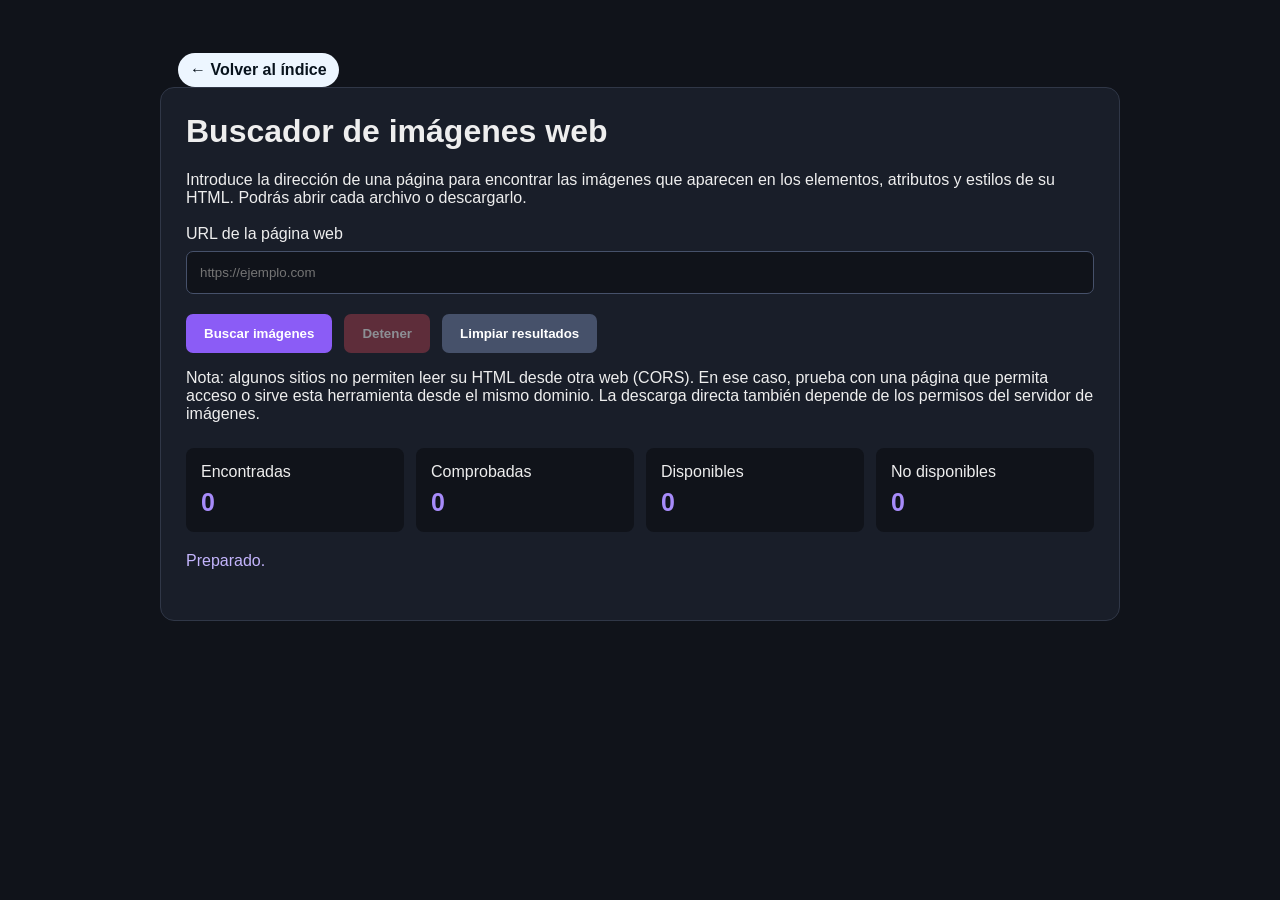
<file: INFO_TEST_PAGES/tirer2.html>
<!DOCTYPE html>
<html lang="es">
<head>
<meta charset="UTF-8">
<meta name="viewport" content="width=device-width, initial-scale=1">
<title>Buscador de imágenes web</title>

<style>
:root {
  color-scheme: dark;
  font-family: Arial, sans-serif;
  background: #10131a;
  color: #eee;
}

* {
  box-sizing: border-box;
}

body {
  max-width: 1000px;
  margin: auto;
  padding: 35px 20px;
}

main {
  background: #191e29;
  border: 1px solid #303747;
  border-radius: 14px;
  padding: 25px;
}

h1 {
  margin-top: 0;
}

input {
  width: 100%;
  padding: 13px;
  background: #10131a;
  color: white;
  border: 1px solid #46516a;
  border-radius: 7px;
  margin-top: 8px;
}

input:focus-visible,
button:focus-visible,
a:focus-visible {
  outline: 2px solid #c4b5fd;
  outline-offset: 3px;
}

label {
  display: block;
  margin-top: 18px;
}

.controls {
  display: flex;
  flex-wrap: wrap;
  gap: 12px;
  margin-top: 20px;
}

button {
  padding: 12px 18px;
  border: 0;
  border-radius: 7px;
  cursor: pointer;
  font-weight: bold;
  background: #8b5cf6;
  color: white;
}

button:disabled {
  opacity: .5;
  cursor: not-allowed;
}

button:hover:not(:disabled),
.image-card a:hover {
  filter: brightness(1.12);
}

#stop {
  background: #a33d4c;
}

#clear {
  background: #46516a;
}

.stats {
  display: grid;
  grid-template-columns: repeat(auto-fit, minmax(140px, 1fr));
  gap: 12px;
  margin-top: 25px;
}

.stat {
  background: #10131a;
  padding: 15px;
  border-radius: 8px;
}

.stat strong {
  display: block;
  font-size: 25px;
  color: #a78bfa;
  margin-top: 7px;
}

#status {
  margin-top: 20px;
  color: #c4b5fd;
}

#gallery {
  display: grid;
  grid-template-columns: repeat(auto-fit, minmax(150px, 1fr));
  gap: 12px;
  margin-top: 25px;
}

.image-card {
  background: #10131a;
  padding: 8px;
  border-radius: 8px;
  overflow: hidden;
}

.image-card img {
  display: block;
  width: 100%;
  aspect-ratio: 4/3;
  object-fit: contain;
  background: #252c3b;
}

.image-card a {
  display: inline-block;
  margin-top: 8px;
  color: #c4b5fd;
  font-size: .9rem;
  text-decoration: none;
}

.image-card.image-failed img {
  opacity: .35;
}

.image-card small {
  display: block;
  margin-top: 7px;
  overflow-wrap: anywhere;
  color: #aab4c8;
}

#errors {
  margin-top: 20px;
  color: #ff8585;
  white-space: pre-wrap;
  overflow-wrap: anywhere;
}
</style>
</head>

<body>
  <div style="padding: 18px 18px 0;">
    <a href="../index.html" style="display:inline-flex; align-items:center; gap:8px; padding:8px 12px; border-radius:999px; background:#edf6ff; color:#08131d; text-decoration:none; font-weight:700;">← Volver al índice</a>
  </div>

<main>

<h1>Buscador de imágenes web</h1>

<p>
Introduce la dirección de una página para encontrar las imágenes que
aparecen en los elementos, atributos y estilos de su HTML. Podrás abrir
cada archivo o descargarlo.
</p>

<label for="website">URL de la página web</label>
<input
  id="website"
  type="url"
  autocomplete="url"
  spellcheck="false"
  placeholder="https://ejemplo.com"
>

<div class="controls">
  <button id="start">Buscar imágenes</button>
  <button id="stop" disabled>Detener</button>
  <button id="clear">Limpiar resultados</button>
</div>

<p>
  Nota: algunos sitios no permiten leer su HTML desde otra web (CORS).
  En ese caso, prueba con una página que permita acceso o sirve esta
  herramienta desde el mismo dominio. La descarga directa también depende
  de los permisos del servidor de imágenes.
</p>

<div class="stats">

  <div class="stat">
    Encontradas
    <strong id="found">0</strong>
  </div>

  <div class="stat">
    Comprobadas
    <strong id="checked">0</strong>
  </div>

  <div class="stat">
    Disponibles
    <strong id="loaded">0</strong>
  </div>

  <div class="stat">
    No disponibles
    <strong id="failed">0</strong>
  </div>

</div>

<p id="status" role="status" aria-live="polite">
Preparado.
</p>

<div id="errors"></div>

<section id="gallery" aria-label="Imágenes encontradas"></section>

</main>

<script>
const website = document.querySelector("#website");
const startButton = document.querySelector("#start");
const stopButton = document.querySelector("#stop");
const clearButton = document.querySelector("#clear");

const gallery = document.querySelector("#gallery");
const status = document.querySelector("#status");
const errors = document.querySelector("#errors");

const foundElement = document.querySelector("#found");
const checkedElement = document.querySelector("#checked");
const loadedElement = document.querySelector("#loaded");
const failedElement = document.querySelector("#failed");

let running = false;
let controller = null;
let scanToken = 0;
const activeImageCancellations = new Set();

function updateStats(found, checked, loaded, failed) {
  foundElement.textContent = found;
  checkedElement.textContent = checked;
  loadedElement.textContent = loaded;
  failedElement.textContent = failed;
}

function cancelImageLoads() {
  for (const cancel of [...activeImageCancellations]) {
    cancel();
  }
}

function clearResults() {
  scanToken++;
  cancelImageLoads();

  gallery.replaceChildren();

  errors.textContent = "";

  updateStats(0, 0, 0, 0);
  status.textContent = "Preparado.";
}

function addError(message) {
  const line = document.createElement("div");
  line.textContent = message;
  errors.append(line);
}

function getSrcsetURLs(srcset) {
  if (!srcset) return [];

  return srcset
    .split(",")
    .map(candidate => candidate.trim().split(/\s+/, 2)[0])
    .filter(Boolean);
}

function collectImages(html, baseURL) {
  const documentHTML = new DOMParser()
    .parseFromString(html, "text/html");
  const declaredBase = documentHTML.querySelector("base[href]")?.getAttribute("href");
  const imageBase = declaredBase ? new URL(declaredBase, baseURL).href : baseURL;
  const discovered = new Set();
  const imageFilePattern = /\.(?:avif|bmp|gif|jpe?g|png|svg|webp|tiff?)(?:$|[?#])/i;
  const imageAttributePattern = /(?:image|img|photo|picture|thumbnail|thumb|background|poster|cover|banner)/i;
  const directImageAttributes = new Set([
    "src",
    "data-src",
    "data-original",
    "data-lazy-src",
    "data-original-src",
    "data",
    "poster",
    "background",
    "xlink:href"
  ]);
  const cssURLPattern = /url\(\s*(['"]?)(.*?)\1\s*\)/gi;

  function addCandidate(candidate) {
    if (!candidate || candidate.startsWith("data:")) return;

    try {
      const absoluteURL = new URL(candidate, imageBase);

      if (["http:", "https:"].includes(absoluteURL.protocol)) {
        absoluteURL.hash = "";
        discovered.add(absoluteURL.href);
      }
    } catch {
      // Las referencias inválidas no son recursos descargables.
    }
  }

  function addCSSURLs(value) {
    for (const match of value.matchAll(cssURLPattern)) {
      addCandidate(match[2]);
    }
  }

  for (const element of documentHTML.querySelectorAll("*")) {
    const tagName = element.localName.toLowerCase();
    const isImageElement = ["img", "image"].includes(tagName) ||
      (tagName === "input" && element.getAttribute("type")?.toLowerCase() === "image");
    const isPictureSource = tagName === "source" &&
      element.parentElement?.localName.toLowerCase() === "picture";

    for (const attribute of element.attributes) {
      const name = attribute.name.toLowerCase();
      const value = attribute.value.trim();

      if (name === "srcset" || name === "data-srcset") {
        getSrcsetURLs(value).forEach(addCandidate);
        continue;
      }

      addCSSURLs(value);

      const isExplicitImageAttribute = imageAttributePattern.test(name);
      const isImageURL = imageFilePattern.test(value);
      const isImageLink = name === "href" && isImageURL;
      const isImageContent = name === "content" &&
        /(?:og:image|twitter:image)/i.test(
          element.getAttribute("property") || element.getAttribute("name") || ""
        );
      const isImagePreload = tagName === "link" &&
        /(?:^|\s)(?:preload|image_src)(?:\s|$)/i.test(element.getAttribute("rel") || "") &&
        (element.getAttribute("as") === "image" || isImageURL);
      const isImageSource = name === "src" &&
        (isImageElement || isPictureSource || isImageURL);
      const isSvgImageHref = tagName === "image" &&
        (name === "href" || name === "xlink:href");

      if (
        isExplicitImageAttribute ||
        directImageAttributes.has(name) && (isImageElement || name !== "src" || isImageURL) ||
        isImageLink ||
        isSvgImageHref ||
        isImageContent ||
        isImagePreload ||
        isImageSource
      ) {
        addCandidate(value);
      }
    }
  }

  documentHTML.querySelectorAll("style").forEach(styleElement => {
    addCSSURLs(styleElement.textContent || "");
  });

  return [...discovered];
}

function createCard(url, index) {
  const card = document.createElement("div");
  card.className = "image-card";

  const image = document.createElement("img");
  image.alt = `Imagen ${index + 1}`;

  const description = document.createElement("small");
  description.textContent = url;

  const openLink = document.createElement("a");
  openLink.href = url;
  openLink.target = "_blank";
  openLink.rel = "noopener noreferrer";
  openLink.textContent = "Abrir imagen";

  const downloadLink = document.createElement("a");
  downloadLink.href = url;
  downloadLink.download = "";
  downloadLink.target = "_blank";
  downloadLink.rel = "noopener noreferrer";
  downloadLink.textContent = "Descargar / abrir";
  downloadLink.style.marginLeft = "12px";

  card.append(image, openLink, downloadLink, description);
  gallery.append(card);
  return { card, image };
}

async function runScan() {
  if (running) return;

  let pageURL;

  try {
    pageURL = new URL(website.value.trim());

    if (!["http:", "https:"].includes(pageURL.protocol)) {
      throw new Error();
    }
  } catch {
    status.textContent = "Introduce una URL válida.";
    return;
  }

  running = true;
  controller = new AbortController();
  const currentScan = ++scanToken;

  startButton.disabled = true;
  stopButton.disabled = false;

  gallery.replaceChildren();
  errors.replaceChildren();
  updateStats(0, 0, 0, 0);

  status.textContent = "Descargando HTML de la página...";

  let found = 0;
  let checked = 0;
  let loaded = 0;
  let failed = 0;

  try {
    const response = await fetch(pageURL.href, {
      method: "GET",
      cache: "no-store",
      signal: controller.signal
    });

    if (!response.ok) {
      throw new Error(`La página respondió HTTP ${response.status}`);
    }

    const html = await response.text();

    if (controller.signal.aborted) return;

    const images = collectImages(html, response.url || pageURL.href);

    found = images.length;

    updateStats(found, checked, loaded, failed);

    if (images.length === 0) {
      status.textContent = "No se encontraron imágenes en el HTML de la página.";
      return;
    }

    status.textContent = `Se han encontrado ${found} imágenes. Comprobando archivos...`;

    await Promise.all(images.map((url, index) => new Promise(resolve => {
      const { card, image } = createCard(url, index);
      let settled = false;

      function settle(available) {
        if (settled) return;
        settled = true;
        activeImageCancellations.delete(cancel);

        if (currentScan === scanToken && available !== null) {
          checked++;

          if (available) {
            loaded++;
          } else {
            failed++;
            card.classList.add("image-failed");
            addError(`No se pudo cargar: ${url}`);
          }

          updateStats(found, checked, loaded, failed);
          status.textContent = checked === found
            ? `Búsqueda finalizada: ${loaded} disponibles y ${failed} no disponibles.`
            : `Comprobando ${checked} de ${found} imágenes...`;
        }

        resolve();
      }

      function cancel() {
        settle(null);
        image.removeAttribute("src");
      }

      activeImageCancellations.add(cancel);
      image.addEventListener("load", () => settle(true), { once: true });
      image.addEventListener("error", () => settle(false), { once: true });
      image.src = url;
    })));

  } catch (error) {
    if (error.name !== "AbortError") {
      status.textContent =
        "No se pudo leer la página. Puede que el sitio bloquee solicitudes desde otros dominios (CORS).";
      addError(error.message || "Error desconocido al solicitar la página.");
    }

  } finally {
    if (currentScan === scanToken) {
      running = false;
      controller = null;
      startButton.disabled = false;
      stopButton.disabled = true;
    }
  }
}

startButton.addEventListener("click", runScan);

stopButton.addEventListener("click", () => {
  if (controller) {
    controller.abort();
  }

  scanToken++;
  cancelImageLoads();
  running = false;
  controller = null;
  startButton.disabled = false;
  stopButton.disabled = true;
  status.textContent = "Análisis detenido.";
});

clearButton.addEventListener("click", () => {
  if (controller) {
    controller.abort();
  }

  clearResults();
  running = false;
  controller = null;
  startButton.disabled = false;
  stopButton.disabled = true;
});

website.addEventListener("keydown", event => {
  if (event.key === "Enter") runScan();
});
</script>

</body>
</html>
</file>
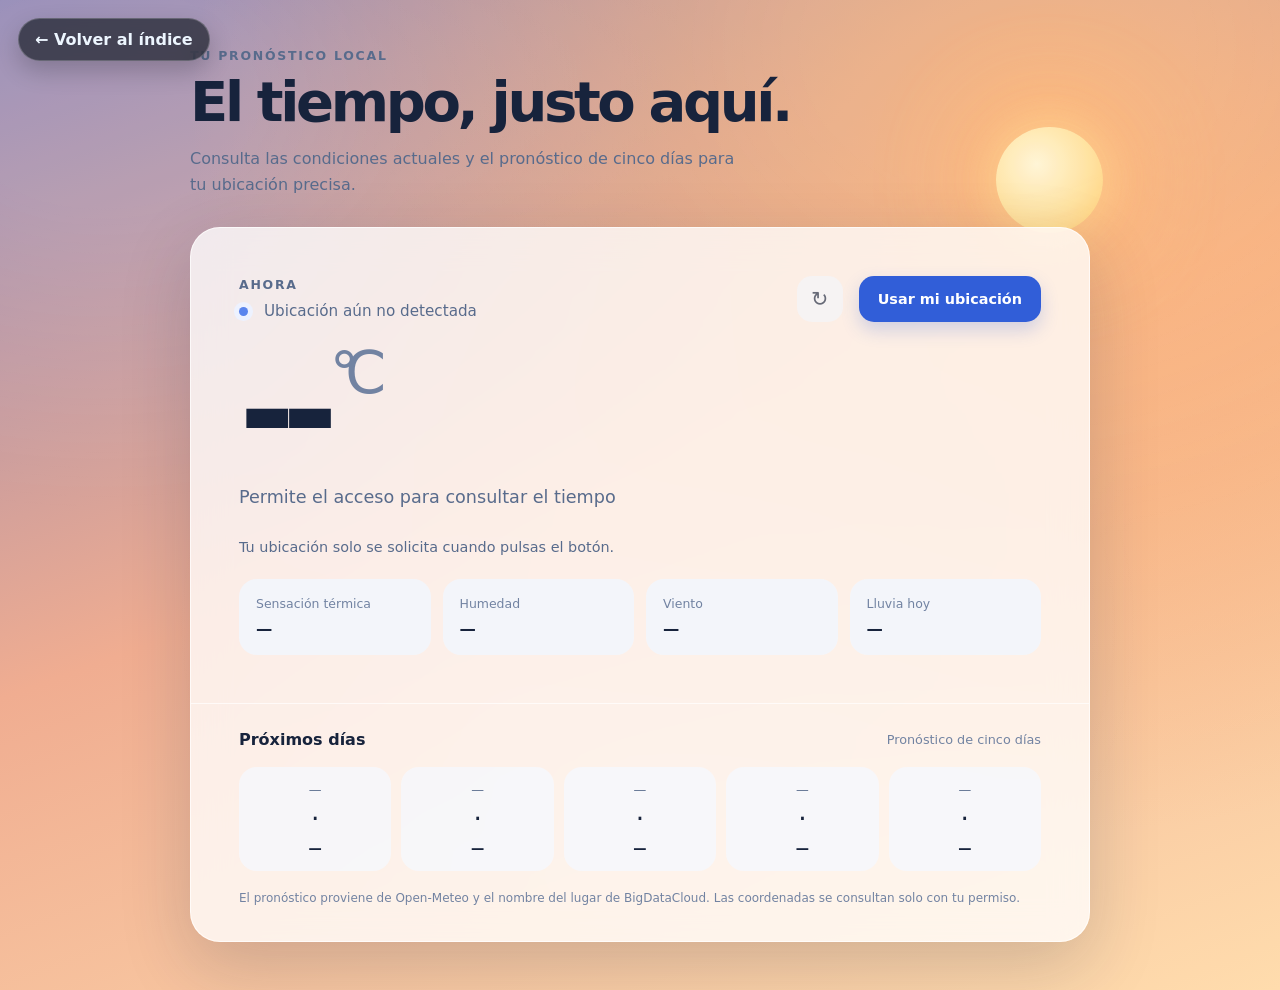
<file: TIEMPROJECT/tiempo.html>
<!DOCTYPE html>
<html lang="es">
<head>
  <meta charset="UTF-8">
  <meta name="viewport" content="width=device-width, initial-scale=1">
  <meta name="theme-color" content="#75b8ff">
  <title>El tiempo en tu ubicación</title>
  <link rel="stylesheet" href="css/tiempo.css">
  <style>
    .back-link {
      position: fixed;
      top: 18px;
      left: 18px;
      z-index: 50;
      display: inline-flex;
      align-items: center;
      gap: 0.5rem;
      padding: 0.7rem 1rem;
      border-radius: 999px;
      border: 1px solid rgba(255, 255, 255, 0.2);
      background: rgba(8, 15, 21, 0.62);
      color: #edf6ff;
      text-decoration: none;
      font-weight: 700;
      backdrop-filter: blur(10px);
      box-shadow: 0 10px 24px rgba(0, 0, 0, 0.2);
    }
  </style>
</head>
<body data-weather="unknown" data-period="noon">
  <a class="back-link" href="../index.html">← Volver al índice</a>
  <div class="sky-effects" id="sky-effects" aria-hidden="true">
    <div class="sky-orb" id="sky-orb"></div>
    <div class="sky-clouds"></div>
    <div class="sky-stars" id="sky-stars"></div>
    <div class="sky-precipitation" id="sky-precipitation"></div>
    <div class="sky-lightning"></div>
  </div>
  <main class="page">
    <p class="eyebrow">Tu pronóstico local</p>
    <h1>El tiempo, justo aquí.</h1>
    <p class="intro">Consulta las condiciones actuales y el pronóstico de cinco días para tu ubicación precisa.</p>

    <section class="weather-card" aria-label="Pronóstico del tiempo">
      <div class="card-main">
        <div class="topline">
          <div>
            <p class="eyebrow">Ahora</p>
            <div class="location-line">
              <span class="location-dot" aria-hidden="true"></span>
              <span id="location">Ubicación aún no detectada</span>
            </div>
          </div>
          <div class="actions">
            <button class="icon-button" id="refresh-button" type="button" aria-label="Actualizar el tiempo" title="Actualizar" disabled>↻</button>
            <button class="location-button" id="location-button" type="button">Usar mi ubicación</button>
          </div>
        </div>

        <div class="weather-now" aria-live="polite">
          <div>
            <p class="temperature" id="temperature">--<span>°C</span></p>
            <p class="condition" id="condition">Permite el acceso para consultar el tiempo</p>
          </div>
          <div class="weather-icon" id="weather-icon" aria-hidden="true"></div>
        </div>

        <p class="message" id="message" role="status">Tu ubicación solo se solicita cuando pulsas el botón.</p>

        <div class="details">
          <div class="detail">
            <span class="detail-label">Sensación térmica</span>
            <span class="detail-value" id="feels-like">—</span>
          </div>
          <div class="detail">
            <span class="detail-label">Humedad</span>
            <span class="detail-value" id="humidity">—</span>
          </div>
          <div class="detail">
            <span class="detail-label">Viento</span>
            <span class="detail-value" id="wind">—</span>
          </div>
          <div class="detail">
            <span class="detail-label">Lluvia hoy</span>
            <span class="detail-value" id="rain">—</span>
          </div>
        </div>
      </div>

      <div class="forecast">
        <div class="forecast-heading">
          <h2>Próximos días</h2>
          <span id="updated-at">Pronóstico de cinco días</span>
        </div>
        <div class="forecast-list" id="forecast-list">
          <div class="forecast-day"><span class="forecast-name">—</span><span class="forecast-symbol">·</span><span class="forecast-temperatures">—</span></div>
          <div class="forecast-day"><span class="forecast-name">—</span><span class="forecast-symbol">·</span><span class="forecast-temperatures">—</span></div>
          <div class="forecast-day"><span class="forecast-name">—</span><span class="forecast-symbol">·</span><span class="forecast-temperatures">—</span></div>
          <div class="forecast-day"><span class="forecast-name">—</span><span class="forecast-symbol">·</span><span class="forecast-temperatures">—</span></div>
          <div class="forecast-day"><span class="forecast-name">—</span><span class="forecast-symbol">·</span><span class="forecast-temperatures">—</span></div>
        </div>
        <p class="attribution">El pronóstico proviene de Open-Meteo y el nombre del lugar de BigDataCloud. Las coordenadas se consultan solo con tu permiso.</p>
      </div>
    </section>
  </main>

  <script src="js/tiempo.js" defer></script>
</body>
</html>
</file>
<file: TIEMPROJECT/css/tiempo.css>
:root {
  color-scheme: light;
  font-family: Inter, ui-sans-serif, system-ui, -apple-system, BlinkMacSystemFont, "Segoe UI", sans-serif;
  font-synthesis: none;
  text-rendering: optimizeLegibility;
}

* {
  box-sizing: border-box;
}

body {
  --sky-top: #75b8ff;
  --sky-middle: #c5e5ff;
  --sky-bottom: #f5faff;
  --sky-glow: rgb(255 244 190 / 75%);
  --ink-color: #17233c;
  --muted-color: #586b8c;
  --quiet-color: #7283a2;
  --hero-ink: var(--ink-color);
  --hero-muted: var(--muted-color);
  --card-color: rgb(255 255 255 / 78%);
  --tile-color: rgb(242 246 253 / 88%);
  --tile-muted-color: rgb(246 248 252 / 88%);
  --line-color: rgb(255 255 255 / 70%);
  --orb-x: 82%;
  --orb-y: 20%;
  --light-x: 82%;
  --light-y: 12%;
  --stars-opacity: 0;
  --shadow-x: 0px;
  --shadow-y: 24px;
  min-width: 320px;
  min-height: 100vh;
  margin: 0;
  padding: 48px 20px;
  overflow-x: hidden;
  color: var(--ink-color);
  background:
    radial-gradient(ellipse at var(--light-x) var(--light-y), var(--sky-glow), transparent 58%),
    linear-gradient(160deg, var(--sky-top), var(--sky-middle) 48%, var(--sky-bottom));
  transition: color 1.2s ease, background 1.8s ease;
}

body[data-weather="unknown"] {
  --sky-top: #8ea6c1;
  --sky-middle: #d3deea;
  --sky-bottom: #f0f3f5;
  --sky-glow: rgb(255 255 255 / 62%);
}

body[data-weather="unknown"] .sky-clouds {
  opacity: 0.35;
}

body[data-weather="cloudy"],
body[data-weather="fog"] {
  --sky-top: #94a7ba;
  --sky-middle: #ccd5dc;
  --sky-bottom: #eef0ed;
  --sky-glow: rgb(255 255 255 / 58%);
}

body[data-weather="partly-cloudy"] {
  --sky-top: #79b5ee;
  --sky-middle: #c1dcf5;
  --sky-bottom: #f1f5f7;
  --sky-glow: rgb(255 244 206 / 62%);
}

body[data-weather="rain"] {
  --sky-top: #647587;
  --sky-middle: #a4b0ba;
  --sky-bottom: #d7dcdf;
  --sky-glow: rgb(232 239 243 / 48%);
  --hero-ink: #f7f9fc;
  --hero-muted: #e8eef5;
}

body[data-weather="snow"] {
  --sky-top: #8eabc8;
  --sky-middle: #d0e0ed;
  --sky-bottom: #f5f8fc;
  --sky-glow: rgb(255 255 255 / 82%);
}

body[data-weather="storm"] {
  --sky-top: #35445c;
  --sky-middle: #69758a;
  --sky-bottom: #afb7c1;
  --sky-glow: rgb(213 224 255 / 30%);
  --hero-ink: #f7f9fc;
  --hero-muted: #e8eef5;
}

body[data-period="dawn"] {
  --sky-top: #758bb9;
  --sky-middle: #eab9ae;
  --sky-bottom: #ffdfc3;
  --sky-glow: rgb(255 213 157 / 78%);
}

body[data-period="morning"] {
  --sky-top: #65aefa;
  --sky-middle: #b7dcff;
  --sky-bottom: #eff8ff;
  --sky-glow: rgb(255 245 207 / 64%);
}

body[data-period="sunset"] {
  --sky-top: #8c81b1;
  --sky-middle: #f0ad91;
  --sky-bottom: #ffdcad;
  --sky-glow: rgb(255 179 110 / 82%);
}

body[data-period="night"] {
  --sky-top: #08142e;
  --sky-middle: #142747;
  --sky-bottom: #293d5c;
  --sky-glow: rgb(160 185 255 / 16%);
  --ink-color: #f1f5ff;
  --muted-color: #c0cbe0;
  --quiet-color: #a5b3ce;
  --card-color: rgb(15 29 54 / 78%);
  --tile-color: rgb(255 255 255 / 9%);
  --tile-muted-color: rgb(255 255 255 / 7%);
  --line-color: rgb(255 255 255 / 14%);
  color-scheme: dark;
}

body[data-period="night"][data-weather="rain"] {
  --sky-top: #111b2d;
  --sky-middle: #29384b;
  --sky-bottom: #435163;
}

body[data-period="night"][data-weather="storm"] {
  --sky-top: #090c19;
  --sky-middle: #171d2d;
  --sky-bottom: #303746;
}

body[data-weather="rain"][data-period="dawn"] {
  --sky-top: #777e8b;
  --sky-middle: #b6b1b2;
  --sky-bottom: #e2d7d2;
  --sky-glow: rgb(255 214 178 / 32%);
}

body[data-weather="rain"][data-period="sunset"] {
  --sky-top: #696779;
  --sky-middle: #a7969a;
  --sky-bottom: #c9aaa0;
  --sky-glow: rgb(255 184 143 / 34%);
}

body[data-weather="cloudy"][data-period="dawn"],
body[data-weather="fog"][data-period="dawn"] {
  --sky-top: #9c9eac;
  --sky-middle: #d3bcb8;
  --sky-bottom: #f0d7c8;
  --sky-glow: rgb(255 218 181 / 56%);
}

body[data-weather="cloudy"][data-period="sunset"],
body[data-weather="fog"][data-period="sunset"] {
  --sky-top: #77798d;
  --sky-middle: #c1a4a0;
  --sky-bottom: #e4c4ac;
  --sky-glow: rgb(255 194 147 / 54%);
}

body[data-weather="cloudy"][data-period="night"],
body[data-weather="fog"][data-period="night"] {
  --sky-top: #202a3d;
  --sky-middle: #39475c;
  --sky-bottom: #536176;
}

body[data-weather="rain"][data-period="night"] {
  --sky-top: #111b2d;
  --sky-middle: #29384b;
  --sky-bottom: #435163;
}

.sky-effects {
  position: fixed;
  z-index: 0;
  overflow: hidden;
  inset: 0;
  pointer-events: none;
  contain: strict;
}

.sky-orb {
  position: absolute;
  top: var(--orb-y);
  left: var(--orb-x);
  display: grid;
  width: clamp(84px, 13vw, 152px);
  aspect-ratio: 1;
  place-items: center;
  border-radius: 50%;
  transform: translate(-50%, -50%);
  transition: top 2s ease, left 2s ease, opacity 1s ease;
}

.sky-sun,
.sky-moon {
  position: absolute;
  width: 70%;
  height: 70%;
  border-radius: 50%;
}

.sky-sun {
  background: radial-gradient(circle at 38% 35%, #fff8d8, #ffe39a 55%, #ffc765);
  box-shadow: 0 0 30px 12px rgb(255 218 139 / 42%), 0 0 90px 30px var(--sky-glow);
  opacity: 0;
  transition: opacity 1.2s ease, box-shadow 1.2s ease;
}

body[data-orb="sun"] .sky-sun {
  opacity: 0.94;
}

.sky-moon {
  overflow: visible;
  filter: drop-shadow(0 0 18px rgb(215 229 255 / 55%));
  opacity: 0;
  transition: opacity 1.2s ease;
}

body[data-orb="moon"] .sky-moon {
  opacity: 0.96;
}

body[data-weather="cloudy"] .sky-sun,
body[data-weather="partly-cloudy"] .sky-sun {
  opacity: 0.34;
}

body[data-weather="fog"] .sky-sun {
  opacity: 0.14;
}

body[data-weather="rain"] .sky-sun {
  opacity: 0.1;
}

body[data-weather="storm"] .sky-sun {
  opacity: 0.04;
}

body[data-weather="snow"] .sky-sun {
  opacity: 0.56;
}

body[data-orb="moon"][data-weather="cloudy"] .sky-moon,
body[data-orb="moon"][data-weather="partly-cloudy"] .sky-moon,
body[data-orb="moon"][data-weather="snow"] .sky-moon {
  opacity: 0.76;
}

body[data-orb="moon"][data-weather="fog"] .sky-moon,
body[data-orb="moon"][data-weather="rain"] .sky-moon {
  opacity: 0.4;
}

body[data-orb="moon"][data-weather="storm"] .sky-moon {
  opacity: 0.18;
}
.sky-clouds {
  position: absolute;
  inset: -20%;
  background:
radial-gradient(ellipse at 23% 22%, rgb(255 255 255 / 38%) 0 8%, transparent 30%),
radial-gradient(ellipse at 73% 18%, rgb(255 255 255 / 28%) 0 10%, transparent 34%),
radial-gradient(ellipse at 54% 64%, rgb(255 255 255 / 20%) 0 12%, transparent 36%);
  opacity: 0;
  transform: translateX(-3%);
  transition: opacity 1.4s ease;
}

body[data-weather="cloudy"] .sky-clouds,
body[data-weather="fog"] .sky-clouds {
  opacity: var(--cloud-opacity, 0.85);
  animation: clouds-drift 42s ease-in-out infinite alternate;
}

body[data-weather="partly-cloudy"] .sky-clouds {
  opacity: var(--cloud-opacity, 0.45);
  animation: clouds-drift 42s ease-in-out infinite alternate;
}

body[data-weather="rain"] .sky-clouds,
body[data-weather="storm"] .sky-clouds {
  opacity: var(--cloud-opacity, 0.96);
  background:
radial-gradient(ellipse at 22% 20%, rgb(46 57 70 / 40%) 0 11%, transparent 35%),
radial-gradient(ellipse at 73% 22%, rgb(54 65 78 / 36%) 0 12%, transparent 39%),
radial-gradient(ellipse at 54% 63%, rgb(255 255 255 / 12%) 0 14%, transparent 40%);
}

.sky-stars {
  position: absolute;
  inset: 0;
  opacity: 0;
  transition: opacity 1.5s ease;
}

body[data-period="night"] .sky-stars {
  opacity: var(--stars-opacity);
}

.star {
  position: absolute;
  top: var(--star-y);
  left: var(--star-x);
  width: var(--star-size);
  height: var(--star-size);
  border-radius: 50%;
  background: #fff;
  box-shadow: 0 0 8px 1px rgb(219 232 255 / 74%);
  animation: star-twinkle var(--star-duration) ease-in-out var(--star-delay) infinite alternate;
}

body[data-period="dawn"] .sky-stars,
body[data-period="sunset"] .sky-stars {
  opacity: var(--stars-opacity);
}

body[data-weather="cloudy"] .sky-stars,
body[data-weather="fog"] .sky-stars {
  opacity: calc(var(--stars-opacity) * 0.4);
}

body[data-weather="partly-cloudy"] .sky-stars {
  opacity: calc(var(--stars-opacity) * 0.68);
}

body[data-weather="rain"] .sky-stars {
  opacity: calc(var(--stars-opacity) * 0.26);
}

body[data-weather="storm"] .sky-stars {
  opacity: calc(var(--stars-opacity) * 0.12);
}

.sky-precipitation {
  position: absolute;
  inset: -50% -10%;
  opacity: 0;
  transition: opacity 1s ease;
}

body[data-weather="rain"] .sky-precipitation,
body[data-weather="storm"] .sky-precipitation {
  opacity: 0.5;
}

body[data-weather="storm"] .sky-precipitation {
  opacity: 0.68;
}

body[data-weather="rain"] .rain-drop,
body[data-weather="storm"] .rain-drop {
  position: absolute;
  top: -20%;
  left: var(--drop-x);
  width: 1px;
  height: 24px;
  background: linear-gradient(transparent, rgb(234 243 255 / 76%));
  animation: rain-streak var(--drop-duration) linear var(--drop-delay) infinite;
}

body[data-weather="snow"] .sky-precipitation {
  opacity: 0.8;
}

body[data-weather="snow"] .snow-flake {
  position: absolute;
  top: -5%;
  left: var(--flake-x);
  width: 5px;
  height: 5px;
  border-radius: 50%;
  background: rgb(255 255 255 / 92%);
  box-shadow: 0 0 8px rgb(255 255 255 / 75%);
  animation: snow-fall var(--flake-duration) linear var(--flake-delay) infinite;
}

.sky-lightning {
  position: absolute;
  inset: 0;
  background: rgb(232 239 255 / 62%);
  opacity: 0;
}

@keyframes star-twinkle {
  from {
opacity: 0.35;
transform: scale(0.75);
  }

  to {
opacity: 1;
transform: scale(1.25);
  }
}

@keyframes clouds-drift {
  to {
transform: translateX(3%);
  }
}

@keyframes rain-streak {
  to {
transform: translate3d(-12px, 150vh, 0);
  }
}

@keyframes snow-fall {
  to {
transform: translate3d(35px, 150vh, 0);
  }
}

@keyframes lightning-flash {
  0%, 96%, 98%, 100% {
opacity: 0;
  }

  96.5%, 97.2% {
opacity: 0.38;
  }
}

body[data-weather="storm"] .sky-lightning {
  animation: lightning-flash 9s linear infinite;
}

button {
  font: inherit;
}

.page {
  position: relative;
  z-index: 1;
  width: min(100%, 900px);
  margin: 0 auto;
}

.eyebrow {
  margin: 0 0 10px;
  color: var(--muted-color);
  font-size: 0.78rem;
  font-weight: 750;
  letter-spacing: 0.14em;
  text-transform: uppercase;
}

.page > .eyebrow {
  color: var(--hero-muted);
}

h1 {
  margin: 0;
  color: var(--hero-ink);
  font-size: clamp(2rem, 6vw, 3.5rem);
  letter-spacing: -0.06em;
  line-height: 1.05;
}

.intro {
  max-width: 560px;
  margin: 14px 0 28px;
  color: var(--hero-muted);
  line-height: 1.65;
}

.weather-card {
  overflow: hidden;
  border: 1px solid var(--line-color);
  border-radius: 30px;
  background: var(--card-color);
  box-shadow: var(--shadow-x) var(--shadow-y) 70px rgb(15 35 65 / 18%);
  backdrop-filter: blur(18px);
  transition: background 1.2s ease, border-color 1.2s ease, box-shadow 1.8s ease;
}

.card-main {
  padding: clamp(24px, 6vw, 48px);
}

.topline,
.location-line,
.actions,
.forecast-heading {
  display: flex;
  align-items: center;
  justify-content: space-between;
  gap: 16px;
}

.location-line {
  justify-content: flex-start;
  color: var(--muted-color);
  font-size: 0.95rem;
}

.location-dot {
  width: 9px;
  height: 9px;
  flex: 0 0 auto;
  border-radius: 50%;
  background: #5a85ed;
  box-shadow: 0 0 0 5px #edf2ff;
}

.actions {
  justify-content: flex-end;
}

.icon-button,
.location-button {
  min-height: 46px;
  border: 0;
  border-radius: 15px;
  cursor: pointer;
  transition: transform 160ms ease, background 160ms ease;
}

.icon-button:hover,
.location-button:hover {
  transform: translateY(-2px);
}

.icon-button:focus-visible,
.location-button:focus-visible {
  outline: 3px solid #9bb7ff;
  outline-offset: 3px;
}

.icon-button {
  width: 46px;
  color: #38527d;
  background: var(--tile-color);
  color: var(--ink-color);
  font-size: 1.3rem;
}

.location-button {
  padding: 0 19px;
  color: white;
  background: #315ed8;
  box-shadow: 0 8px 18px rgb(49 94 216 / 22%);
  font-size: 0.9rem;
  font-weight: 700;
}

.location-button:hover {
  background: #244ec1;
}

.location-button:disabled,
.icon-button:disabled {
  cursor: wait;
  opacity: 0.65;
  transform: none;
}

.weather-now {
  display: flex;
  align-items: center;
  justify-content: space-between;
  gap: 20px;
  min-height: 210px;
  padding: 24px 0 30px;
}

.temperature {
  display: flex;
  align-items: flex-start;
  gap: 5px;
  width: max-content;
  margin: 0;
  font-size: clamp(5rem, 20vw, 8.5rem);
  font-weight: 650;
  letter-spacing: -0.1em;
  line-height: 0.95;
}

.temperature span {
  color: var(--quiet-color);
  font-size: 0.43em;
  font-weight: 500;
}

.condition {
  margin: 12px 0 0;
  color: var(--muted-color);
  font-size: 1.1rem;
}

.weather-icon {
  display: grid;
  width: clamp(100px, 24vw, 160px);
  height: clamp(100px, 24vw, 160px);
  place-items: center;
  object-fit: contain;
  filter: drop-shadow(0 18px 18px rgb(70 104 175 / 18%));
  font-size: clamp(4rem, 11vw, 7rem);
  line-height: 1;
}

.message {
  min-height: 24px;
  margin: 0 0 18px;
  color: var(--muted-color);
  font-size: 0.9rem;
  line-height: 1.5;
}

.message[data-error="true"] {
  color: #a63343;
}

body[data-period="night"] .message[data-error="true"] {
  color: #ffb6bf;
}

.details {
  display: grid;
  grid-template-columns: repeat(4, minmax(0, 1fr));
  gap: 12px;
}

.detail {
  min-width: 0;
  padding: 17px;
  border-radius: 18px;
  background: var(--tile-color);
}

.detail-label {
  display: block;
  margin-bottom: 8px;
  color: var(--quiet-color);
  font-size: 0.78rem;
}

.detail-value {
  display: block;
  overflow-wrap: anywhere;
  font-size: 1.02rem;
  font-weight: 700;
}

.forecast {
  padding: 26px clamp(24px, 6vw, 48px) 34px;
  border-top: 1px solid var(--line-color);
}

.forecast-heading {
  margin-bottom: 18px;
}

.forecast-heading h2 {
  margin: 0;
  font-size: 1rem;
}

.forecast-heading span {
  color: var(--quiet-color);
  font-size: 0.8rem;
}

.forecast-list {
  display: grid;
  grid-template-columns: repeat(5, minmax(0, 1fr));
  gap: 10px;
}

.forecast-day {
  display: grid;
  justify-items: center;
  gap: 9px;
  padding: 15px 8px;
  border-radius: 18px;
  background: var(--tile-muted-color);
  text-align: center;
}

.forecast-name {
  color: var(--muted-color);
  font-size: 0.8rem;
}

.forecast-symbol {
  font-size: 1.65rem;
  line-height: 1;
}

.forecast-temperatures {
  display: flex;
  gap: 7px;
  font-size: 0.83rem;
  font-weight: 700;
}

.forecast-low {
  color: var(--quiet-color);
  font-weight: 500;
}

.attribution {
  margin: 18px 0 0;
  color: var(--quiet-color);
  font-size: 0.75rem;
  line-height: 1.5;
}

@media (max-width: 620px) {
  body {
    padding: 64px 14px 32px;
  }

  .back-link {
    top: 12px;
    left: 12px;
    right: 12px;
    justify-content: center;
    max-width: calc(100% - 24px);
  }

  .page {
    width: min(100%, 680px);
  }

  .topline {
    align-items: flex-start;
  }

  .actions {
    flex: 0 0 auto;
  }

  .weather-now {
    min-height: 170px;
  }

  .details {
    grid-template-columns: repeat(2, minmax(0, 1fr));
  }
}

@media (max-width: 420px) {
  body {
    padding: 60px 12px 24px;
  }

  .topline {
    flex-direction: column;
    align-items: stretch;
  }

  .actions {
    justify-content: flex-start;
  }

  .location-button,
  .icon-button {
    width: auto;
  }

  .weather-now {
    padding-top: 12px;
    flex-direction: column;
    align-items: flex-start;
  }

  .temperature {
    font-size: clamp(2.4rem, 20vw, 3.3rem);
  }

  .details {
    grid-template-columns: 1fr;
  }

  .forecast-list {
    grid-template-columns: repeat(5, minmax(64px, 1fr));
    overflow-x: auto;
    margin-right: -6px;
    padding-bottom: 6px;
  }
}

@media (prefers-reduced-motion: reduce) {
  *,
  *::before,
  *::after {
    scroll-behavior: auto !important;
    transition-duration: 0.01ms !important;
  }

  .sky-effects *,
  .sky-effects *::before,
  .sky-effects *::after {
    animation: none !important;
  }
}
</file>
